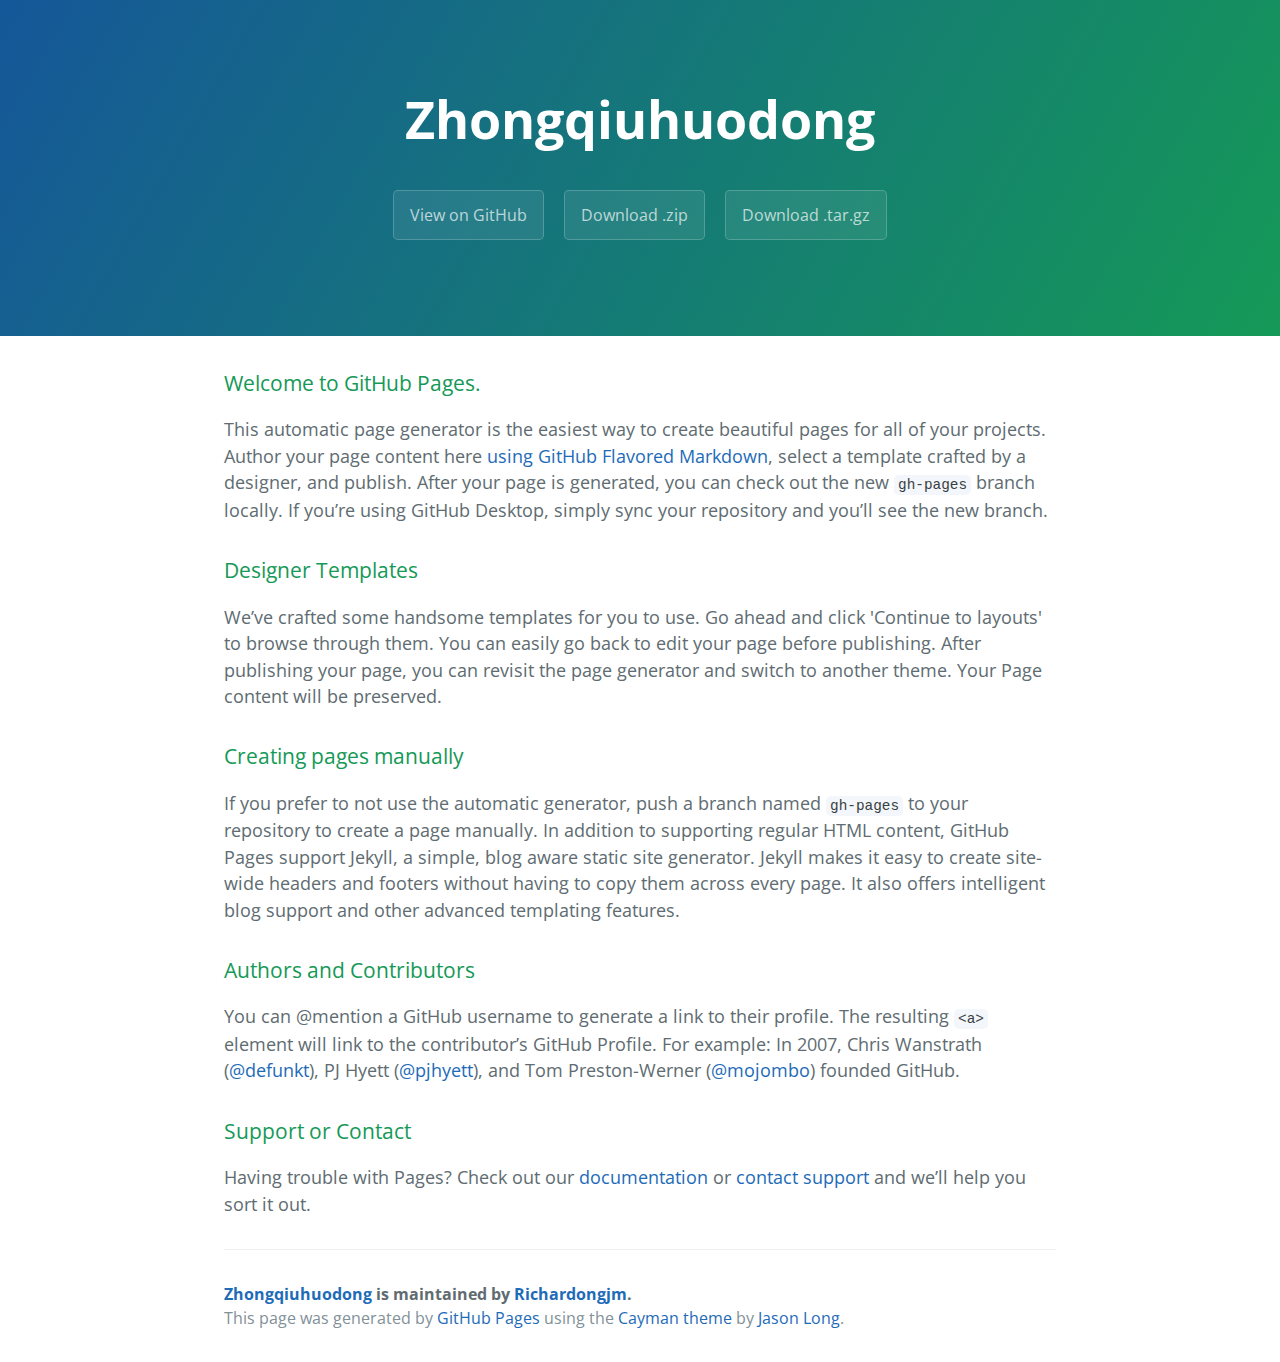
<file: index.html>
<!DOCTYPE html>
<html lang="en-us">
  <head>
    <meta charset="UTF-8">
    <title>Zhongqiuhuodong by Richardongjm</title>
    <meta name="viewport" content="width=device-width, initial-scale=1">
    <link rel="stylesheet" type="text/css" href="stylesheets/normalize.css" media="screen">
    <link href='https://fonts.googleapis.com/css?family=Open+Sans:400,700' rel='stylesheet' type='text/css'>
    <link rel="stylesheet" type="text/css" href="stylesheets/stylesheet.css" media="screen">
    <link rel="stylesheet" type="text/css" href="stylesheets/github-light.css" media="screen">
  </head>
  <body>
    <section class="page-header">
      <h1 class="project-name">Zhongqiuhuodong</h1>
      <h2 class="project-tagline"></h2>
      <a href="https://github.com/Richardongjm/zhongqiuhuodong" class="btn">View on GitHub</a>
      <a href="https://github.com/Richardongjm/zhongqiuhuodong/zipball/master" class="btn">Download .zip</a>
      <a href="https://github.com/Richardongjm/zhongqiuhuodong/tarball/master" class="btn">Download .tar.gz</a>
    </section>

    <section class="main-content">
      <h3>
<a id="welcome-to-github-pages" class="anchor" href="#welcome-to-github-pages" aria-hidden="true"><span aria-hidden="true" class="octicon octicon-link"></span></a>Welcome to GitHub Pages.</h3>

<p>This automatic page generator is the easiest way to create beautiful pages for all of your projects. Author your page content here <a href="https://guides.github.com/features/mastering-markdown/">using GitHub Flavored Markdown</a>, select a template crafted by a designer, and publish. After your page is generated, you can check out the new <code>gh-pages</code> branch locally. If you’re using GitHub Desktop, simply sync your repository and you’ll see the new branch.</p>

<h3>
<a id="designer-templates" class="anchor" href="#designer-templates" aria-hidden="true"><span aria-hidden="true" class="octicon octicon-link"></span></a>Designer Templates</h3>

<p>We’ve crafted some handsome templates for you to use. Go ahead and click 'Continue to layouts' to browse through them. You can easily go back to edit your page before publishing. After publishing your page, you can revisit the page generator and switch to another theme. Your Page content will be preserved.</p>

<h3>
<a id="creating-pages-manually" class="anchor" href="#creating-pages-manually" aria-hidden="true"><span aria-hidden="true" class="octicon octicon-link"></span></a>Creating pages manually</h3>

<p>If you prefer to not use the automatic generator, push a branch named <code>gh-pages</code> to your repository to create a page manually. In addition to supporting regular HTML content, GitHub Pages support Jekyll, a simple, blog aware static site generator. Jekyll makes it easy to create site-wide headers and footers without having to copy them across every page. It also offers intelligent blog support and other advanced templating features.</p>

<h3>
<a id="authors-and-contributors" class="anchor" href="#authors-and-contributors" aria-hidden="true"><span aria-hidden="true" class="octicon octicon-link"></span></a>Authors and Contributors</h3>

<p>You can @mention a GitHub username to generate a link to their profile. The resulting <code>&lt;a&gt;</code> element will link to the contributor’s GitHub Profile. For example: In 2007, Chris Wanstrath (<a href="https://github.com/defunkt" class="user-mention">@defunkt</a>), PJ Hyett (<a href="https://github.com/pjhyett" class="user-mention">@pjhyett</a>), and Tom Preston-Werner (<a href="https://github.com/mojombo" class="user-mention">@mojombo</a>) founded GitHub.</p>

<h3>
<a id="support-or-contact" class="anchor" href="#support-or-contact" aria-hidden="true"><span aria-hidden="true" class="octicon octicon-link"></span></a>Support or Contact</h3>

<p>Having trouble with Pages? Check out our <a href="https://help.github.com/pages">documentation</a> or <a href="https://github.com/contact">contact support</a> and we’ll help you sort it out.</p>

      <footer class="site-footer">
        <span class="site-footer-owner"><a href="https://github.com/Richardongjm/zhongqiuhuodong">Zhongqiuhuodong</a> is maintained by <a href="https://github.com/Richardongjm">Richardongjm</a>.</span>

        <span class="site-footer-credits">This page was generated by <a href="https://pages.github.com">GitHub Pages</a> using the <a href="https://github.com/jasonlong/cayman-theme">Cayman theme</a> by <a href="https://twitter.com/jasonlong">Jason Long</a>.</span>
      </footer>

    </section>

  
  </body>
</html>
</file>
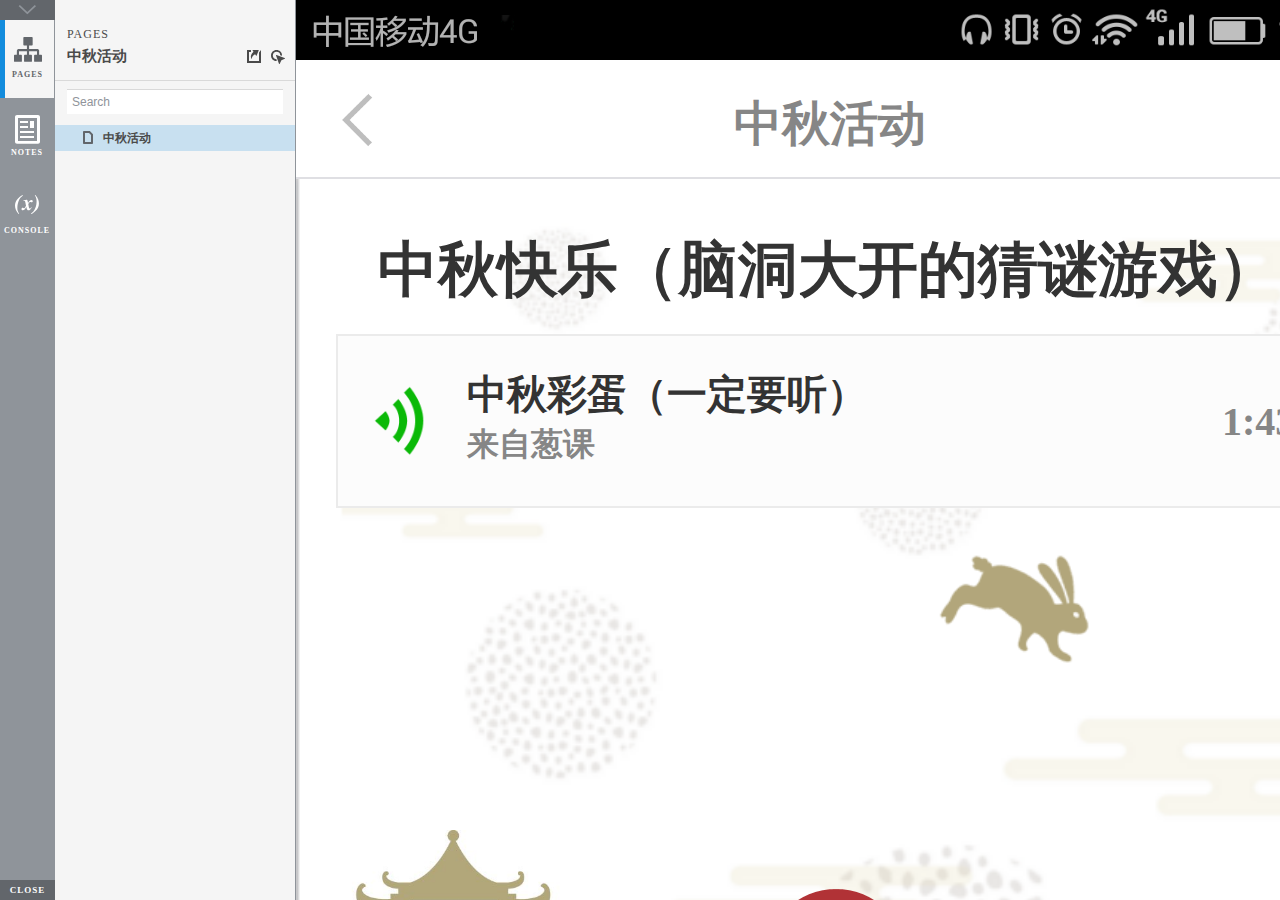
<file: start.html>
﻿<!DOCTYPE html>
<html xmlns="http://www.w3.org/1999/xhtml" xml:lang="en" lang="en">
<head>
    <title>Untitled Document</title>
    <meta http-equiv="X-UA-Compatible" content="IE=edge"/>
    <meta http-equiv="content-type" content="text/html; charset=utf-8" />
    <meta name="viewport" content="width=device-width, initial-scale=1.0" />
    <meta name="apple-mobile-web-app-capable" content="yes" />
    <link type="text/css" href="resources/css/reset.css" rel="Stylesheet" />
    <link type="text/css" href="resources/css/default.css" rel="Stylesheet" />
    <!--<link href='https://fonts.googleapis.com/css?family=Nunito:300' rel='stylesheet' type='text/css'>-->

    <script type="text/javascript">
        if (location.href.toString().indexOf('file://localhost/') == 0) {
            location.href = location.href.toString().replace('file://localhost/', 'file:///');
        }
    </script>

    <script type="text/javascript" src="resources/scripts/jquery-1.7.1.min.js"></script>
    <script type="text/javascript" src="resources/scripts/player/splitter.js"></script>
    <script type="text/javascript" src="resources/scripts/axutils.js"></script>
    <script type="text/javascript" src="resources/scripts/player/axplayer.js"></script>
    <script type="text/javascript" src="resources/scripts/messagecenter.js"></script>
    <script type="text/javascript" src="data/document.js"></script>
    <style type="text/css">

#outerContainer {
	width:1000px;
	height:1500px;
}

.vsplitbar {
    width: 3px;
    /*background: #B9B9B9;*/
    border-right: 1px solid #8f949a;
}

.vsplitbar:hover, .vsplitbar.active {
    background: #8f949a;
}

#rightPanel {
    background-color: White;
}

/*#leftPanel {
    min-width: 120px;
}*/

.splitterMask {
   position:absolute;
   top: 0;
   left: 0;
   width: 100%;
   height: 100%;
   overflow: hidden;
   background-image: url(resources/images/transparent.gif);
   z-index: 20000;
}

    </style>
    <script type="text/javascript" language="JavaScript"><!--
        var SITEMAP_COLLAPSE_VAR_NAME = 'c';
        var PLUGIN_VAR_NAME = 'g';
        var FOOTNOTES_VAR_NAME = 'fn';
        var ADAPTIVE_VIEW_VAR_NAME = 'view';
        var lastLeftPanelWidth = 295;
        var toolBarOnly = true;

        // isolate scope
        (function() {
            setUpController();
            
            var configuration = $axure.document.configuration;
            var _settings = {};
            _settings.projectId = configuration.prototypeId;
            _settings.isAxshare = configuration.isAxshare;
            _settings.loadFeedbackPlugin = configuration.loadFeedbackPlugin;
            var cHash = getHashStringVar(SITEMAP_COLLAPSE_VAR_NAME);
            _settings.startCollapsed = cHash == "1";
            if(cHash == "2") closePlayer();
            var gHash = getHashStringVar(PLUGIN_VAR_NAME);
            if(gHash == "") gHash = 1;
            _settings.startPluginGid = gHash;

            $axure.player.settings = _settings;

            $(window).bind('load', function() {
                if(CHROME_5_LOCAL && !$('body').attr('pluginDetected')) {
                    window.location = 'resources/chrome/chrome.html';
                }
            });

            $(document).ready(function() {
                $axure.page.bind('load.start', mainFrame_onload);
                $axure.messageCenter.addMessageListener(messageCenter_message);

                $(document).on('pluginShown', function (event, data) {
                    setVarInCurrentUrlHash('g', data ? data : '');
                });

                $(document).on('pluginCreated', function(event, data) {
                    if($axure.player.settings.startPluginGid == data) {
                        $axure.player.showPlugin(data);
                    }
                });

                if($axure.player.settings.loadFeedbackPlugin) {
                    if($axure.player.settings.isAxshare) {
                        $axure.utils.loadJS('/Scripts/plugins/feedback/feedback8.js');
                    } else {
                        $axure.utils.loadJS('http://share.axure.com/Scripts/plugins/feedback/feedback8.js');
                    }
                }

                if(navigator.userAgent.indexOf("MSIE") >= 0) $('#outerContainer').width('100%');
                initialize();
                if($axure.player.settings.startCollapsed) $('#outerContainer').splitter({ sizeLeft: 0 });
                else $('#outerContainer').splitter({ sizeLeft: lastLeftPanelWidth });
                $('#leftPanel').width(lastLeftPanelWidth);
                
                $(window).resize(function() { resizeContent(); });

                $('#maximizePanelContainer').hide();

                initializeLogo();

                $(window).resize();
                resizeContent();
                
                $axure.player.collapseToBar();

                if($axure.player.settings.startCollapsed) {
                    collapse();
                    $('#leftPanel').width(0);
                }

                if(MOBILE_DEVICE) {
                    $('#interfaceControlFrameMinimizeContainer').height('45px');
                    $('#interfaceControlFrameMinimizeContainer a').height('45px');
                    $('#interfaceControlFrameHeaderContainer').css('margin-top','45px');
                    $('#interfaceControlFrameCloseContainer a').css('padding','10px 0px');
                    $('#maximizePanelContainer').height('45px');//.css('top','inherit').css('bottom','0px');

                    $('body').removeClass('hashover');

                    if(IOS) {
                        $('#rightPanel').css('overflow', 'auto').css('-webkit-overflow-scrolling', 'touch').css('-ms-overflow-x', 'hidden');

                        window.addEventListener("orientationchange", function() {
                            var viewport = document.querySelector("meta[name=viewport]");
                            //so iOS doesn't zoom when switching back to portrait
                            viewport.setAttribute('content', 'width=device-width, initial-scale=1.0, maximum-scale=1.0');
                            viewport.setAttribute('content', 'width=device-width, initial-scale=1.0');
                            resizeContent();
                        }, false);

                        $axure.page.bind('load.start', function() {
                            resizeContent();
                        });
                    }
                }

            });

            function initialize() {
                var legacyQString = getQueryString("Page");
                if (legacyQString.length > 0) {
                    location.href = location.href.substring(0, location.href.indexOf("?")) + "#p=" + legacyQString;
                    return;
                }

                var mainFrame = document.getElementById("mainFrame");
                mainFrame.contentWindow.location.href = getInitialUrl();
            }

            function initializeLogo() {
                if($axure.document.configuration.logoImagePath) {
                    var image = new Image();
                    image.onload = function() {
                        $('#logoImage').css('max-width', this.width + 'px');
                        $axure.player.resizeContent();
                    };
                    image.src = $axure.document.configuration.logoImagePath;
                
                    $('#interfaceControlFrameLogoImageContainer').html('<img id="logoImage" src="" />');
                    $('#logoImage').attr('src', $axure.document.configuration.logoImagePath).load(function() { resizeContent(); });
                } else $('#interfaceControlFrameLogoImageContainer').hide();

                if ($axure.document.configuration.logoImageCaption) {
                    $('#interfaceControlFrameLogoCaptionContainer').html($axure.document.configuration.logoImageCaption);
                } else $('#interfaceControlFrameLogoCaptionContainer').hide();

                if(!$('#interfaceControlFrameLogoImageContainer').is(':visible') && !$('#interfaceControlFrameLogoCaptionContainer').is(':visible')) {
                    $('#interfaceControlFrameLogoContainer').hide();
                }
            }

            var resizeContent = $axure.player.resizeContent = function() {
                var newHeight = $(window).height();
                var newWidth = $(window).width();

                var controlContainerHeight = newHeight;// - 30;
                if($('#interfaceControlFrameLogoContainer').is(':visible')) controlContainerHeight -= $('#interfaceControlFrameLogoContainer').outerHeight();// + 16;

                $('#outerContainer').height(newHeight).width(newWidth);
                $('.vsplitbar').height(newHeight);
                $('#leftPanel').height(newHeight);
                $('#interfaceControlFrame').height(newHeight);
                $('#interfaceControlFrameContainer').height(newHeight);
                $('#interfaceControlFrameHostContainer').height(controlContainerHeight);

                $('#rightPanel').height(newHeight);
                $('#mainFrame').height(newHeight);

                if($('#leftPanel').is(':visible')) $('#rightPanel').width($(window).width() - $('#leftPanel').width() - 1);// $('.vsplitbar').width());
                else $('#rightPanel').width($(window).width());

                $(document).trigger('ContainerHeightChange',[controlContainerHeight]);

                if(MOBILE_DEVICE) {
                    if(!(getHashStringVar(ADAPTIVE_VIEW_VAR_NAME).length > 0)) $axure.messageCenter.postMessage('setAdaptiveViewForSize', {'width':newWidth, 'height':$('#rightPanel').height()});
                }
            }

            var collapseToBar = $axure.player.collapseToBar = function() {
                lastLeftPanelWidth = $('#leftPanel').width();
                $('#leftPanel').width('55px');
                $('.vsplitbar').hide();
                $('#rightPanel').width($(window).width() - $('#leftPanel').width());
                $(window).resize();
                $('#outerContainer').trigger('resize');
                toolBarOnly = true;
            }

            var expandFromBar = $axure.player.expandFromBar = function() {
                if($('.vsplitbar').is(':visible')) return;

                $('#leftPanel').width(lastLeftPanelWidth);
                $('.vsplitbar').show();
                $('#rightPanel').width($(window).width() - $('#leftPanel').width() - 1);// $('.vsplitbar').width());
                $(window).resize();
                $('#outerContainer').trigger('resize');
                toolBarOnly = false;
            }

        })();

        function messageCenter_message(message, data) {
            if(message == 'expandFrame') expand();
            else if(message == 'getCollapseFrameOnLoad' && $axure.player.settings.startCollapsed && !MOBILE_DEVICE) $axure.messageCenter.postMessage('collapseFrameOnLoad');
        }

        
        function getInitialUrl() {
            var pageName = getHashStringVar("p");
            if(pageName.length > 0) return pageName + ".html";
            else {
                var url = getFirstPageUrl($axure.document.sitemap.rootNodes);
                return (url ? url : "about:blank");
            }
        }

        function getFirstPageUrl(nodes) {
            for (var i = 0; i < nodes.length; i++) {
                var node = nodes[i];
                if (node.url) return node.url;
                else {
                    var hasChildren = (node.children && node.children.length > 0);
                    if (hasChildren) {
                        var url = getFirstPageUrl(node.children);
                        if (url) return url;
                    }
                }
            }
            return null;
        }

        function closePlayer() {
            if($axure.page.location) window.location.href = $axure.page.location;
            else {
                var pageFile = getInitialUrl();
                var currentLocation = window.location.toString();
                window.location.href = currentLocation.substr(0, currentLocation.lastIndexOf("/") + 1) + pageFile;
            }
        }

        function replaceHash(newHash) {
            var currentLocWithoutHash = window.location.toString().split('#')[0];

            //We use replace so that every hash change doesn't get appended to the history stack.
            //We use replaceState in browsers that support it, else replace the location
            if(typeof window.history.replaceState != 'undefined') {
                try {
                    //Chrome 45 (Version 45.0.2454.85 m) started throwing an error here when generated locally (this only happens with sitemap open) which broke all interactions.
                    //try catch breaks the url adjusting nicely when the sitemap is open, but all interactions and forward and back buttons work.
                    //Uncaught SecurityError: Failed to execute 'replaceState' on 'History': A history state object with URL 'file:///C:/Users/Ian/Documents/Axure/HTML/Untitled/start.html#p=home' cannot be created in a document with origin 'null'.
                    window.history.replaceState(null, null, currentLocWithoutHash + newHash);
                } catch(ex) {}
            } else {
                window.location.replace(currentLocWithoutHash + newHash);
            }
        }

        function collapse() {
            setVarInCurrentUrlHash('c', 1);
            if(!toolBarOnly) lastLeftPanelWidth = $('#leftPanel').width();

            $('#maximizePanelContainer').show();
            $('#leftPanel').hide();
            $('.vsplitbar').hide();
            $('#rightPanel').width($(window).width());
            $(window).resize();
            $('#outerContainer').trigger('resize');

            $(document).trigger('sidebarCollapse');

            if(MOBILE_DEVICE) {
                $('#maximizePanelContainer').animate({
                    top:$('#rightPanel').height() - $('#maximizePanelContainer').height()
                }, 300, 'swing', function() {
                    $('#maximizePanelContainer').css('top', 'inherit').css('bottom', '0px');
                });
            }
        }

        function expand() {
            if(MOBILE_DEVICE) {
                $('#maximizePanelContainer').css('top', '0px').css('bottom', 'inherit');
            }

            deleteVarFromCurrentUrlHash('c');
            $('#maximizePanelContainer').hide();
            $('#leftPanel').width(lastLeftPanelWidth);
            $('#leftPanel').show();
            if(!toolBarOnly) {
                $('.vsplitbar').show();
                $('#rightPanel').width($(window).width() - $('#leftPanel').width() - 1);
            } else {
                $axure.player.collapseToBar();
            }
            $(window).resize();
            $('#outerContainer').trigger('resize');

            $(document).trigger('sidebarExpanded');
        }


        function mainFrame_onload() {
            if($axure.page.pageName) document.title = $axure.page.pageName;
        }

        function getQueryString(query) {
            var qstring = self.location.href.split("?");
            if(qstring.length < 2) return "";
            return GetParameter(qstring, query);
        }
        
        function GetParameter(qstring, query) {
            var prms = qstring[1].split("&");
            var frmelements = new Array();
            var currprmeter, querystr = "";

            for(var i = 0; i < prms.length; i++) {
                currprmeter = prms[i].split("=");
                frmelements[i] = new Array();
                frmelements[i][0] = currprmeter[0];
                frmelements[i][1] = currprmeter[1];
            }

            for(j = 0; j < frmelements.length; j++) {
                if(frmelements[j][0].toLowerCase() == query.toLowerCase()) {
                    querystr = frmelements[j][1];
                    break;
                }
            }
            return querystr;
        }
        
        function getHashStringVar(query) {
            var qstring = self.location.href.split("#");
            if(qstring.length < 2) return "";
            return GetParameter(qstring, query);
        }

        function setHashStringVar(currentHash, varName, varVal) {
            var varWithEqual = varName + '=';
            var poundVarWithEqual = varVal === '' ? '' :  '#' + varName + '=' + varVal;
            var ampVarWithEqual = varVal === '' ? '' :  '&' + varName + '=' + varVal;
            var hashToSet = '';

            var pageIndex = currentHash.indexOf('#' + varWithEqual);
            if(pageIndex == -1) pageIndex = currentHash.indexOf('&' + varWithEqual);
            if(pageIndex != -1) {
                var newHash = currentHash.substring(0, pageIndex);

                newHash = newHash == '' ? poundVarWithEqual : newHash + ampVarWithEqual;

                var ampIndex = currentHash.indexOf('&', pageIndex + 1);
                if(ampIndex != -1) {
                    newHash = newHash == '' ? '#' + currentHash.substring(ampIndex + 1) : newHash + currentHash.substring(ampIndex);
                }
                hashToSet = newHash;
            } else if(currentHash.indexOf('#') != -1) {
                hashToSet = currentHash + ampVarWithEqual;
            } else {
                hashToSet = poundVarWithEqual;
            }

            if(hashToSet != '' || varVal == '') {
                return hashToSet;
            }

            return null;
        }

        function setVarInCurrentUrlHash(varName, varVal) {
            var newHash = setHashStringVar(window.location.hash, varName, varVal);

            if(newHash != null) {
                replaceHash(newHash);
            }
        }

        function deleteHashStringVar(currentHash, varName) {
            var varWithEqual = varName + '=';

            var pageIndex = currentHash.indexOf('#' + varWithEqual);
            if(pageIndex == -1) pageIndex = currentHash.indexOf('&' + varWithEqual);
            if(pageIndex != -1) {
                var newHash = currentHash.substring(0, pageIndex);

                var ampIndex = currentHash.indexOf('&', pageIndex + 1);

                //IF begin of string....if none blank, ELSE # instead of & and rest
                //IF in string....prefix + if none blank, ELSE &-rest
                if(newHash == '') { //beginning of string
                    newHash = ampIndex != -1 ? '#' + currentHash.substring(ampIndex + 1) : '';
                } else { //somewhere in the middle
                    newHash = newHash + (ampIndex != -1 ? currentHash.substring(ampIndex) : '');
                }

                return newHash;
            }

            return null;
        }

        function deleteVarFromCurrentUrlHash(varName) {
            var newHash = deleteHashStringVar(window.location.hash, varName);

            if(newHash != null) {
                replaceHash(newHash);
            }
        }
    --></script>

    <link type="text/css" rel="Stylesheet" href="plugins/sitemap/styles/sitemap.css" />
    <script type="text/javascript" src="plugins/sitemap/sitemap.js"></script>
    <link type="text/css" rel="Stylesheet" href="plugins/page_notes/styles/page_notes.css" />
    <script type="text/javascript" src="plugins/page_notes/page_notes.js"></script>
    <!--<link type="text/css" rel="Stylesheet" href="plugins/recordplay/styles/recordplay.css" />
    <script type="text/javascript" src="plugins/recordplay/recordplay.js"></script>-->
    <link type="text/css" rel="Stylesheet" href="plugins/debug/styles/debug.css" />
    <script type="text/javascript" src="plugins/debug/debug.js"></script>

</head>
<body scroll="no" class="hashover">
    <div id="outerContainer">

        <div id="leftPanel">
            <div id="interfaceControlFrame">
                <div id="interfaceControlFrameMinimizeContainer">
                    <a title="Collapse" id="interfaceControlFrameMinimizeButton" onclick="collapse();">&nbsp;</a>
                </div>
                <div id="interfaceControlFrameHeaderContainer">
                    <ul id="interfaceControlFrameHeader"></ul>
                </div>
                <div id="interfaceControlFrameContainer">
                    <div id="interfaceControlFrameLogoContainer">
                        <div id="interfaceControlFrameLogoImageContainer"></div>
                        <div id="interfaceControlFrameLogoCaptionContainer"></div>
                    </div>
                    <div id="interfaceControlFrameHostContainer">
                    </div>
                </div>
                <div id="interfaceControlFrameCloseContainer">
                    <a title="Close" id="interfaceControlFrameCloseButton" onclick="closePlayer();">CLOSE</a>
                </div>
            </div>
        </div>
        <div id="rightPanel">
            <iframe id="mainFrame" name="mainFrame" width="100%" height="100%" src="" frameborder="0" style="display: block;"></iframe>
        </div>

    </div>

    <div id="maximizePanelContainer">
        <iframe id="expandFrame" src="resources/expand.html" width="100%" height="100%" scrolling="no" allowtransparency="true" frameborder="0"></iframe>
    </div>

</body>
</html>
</file>
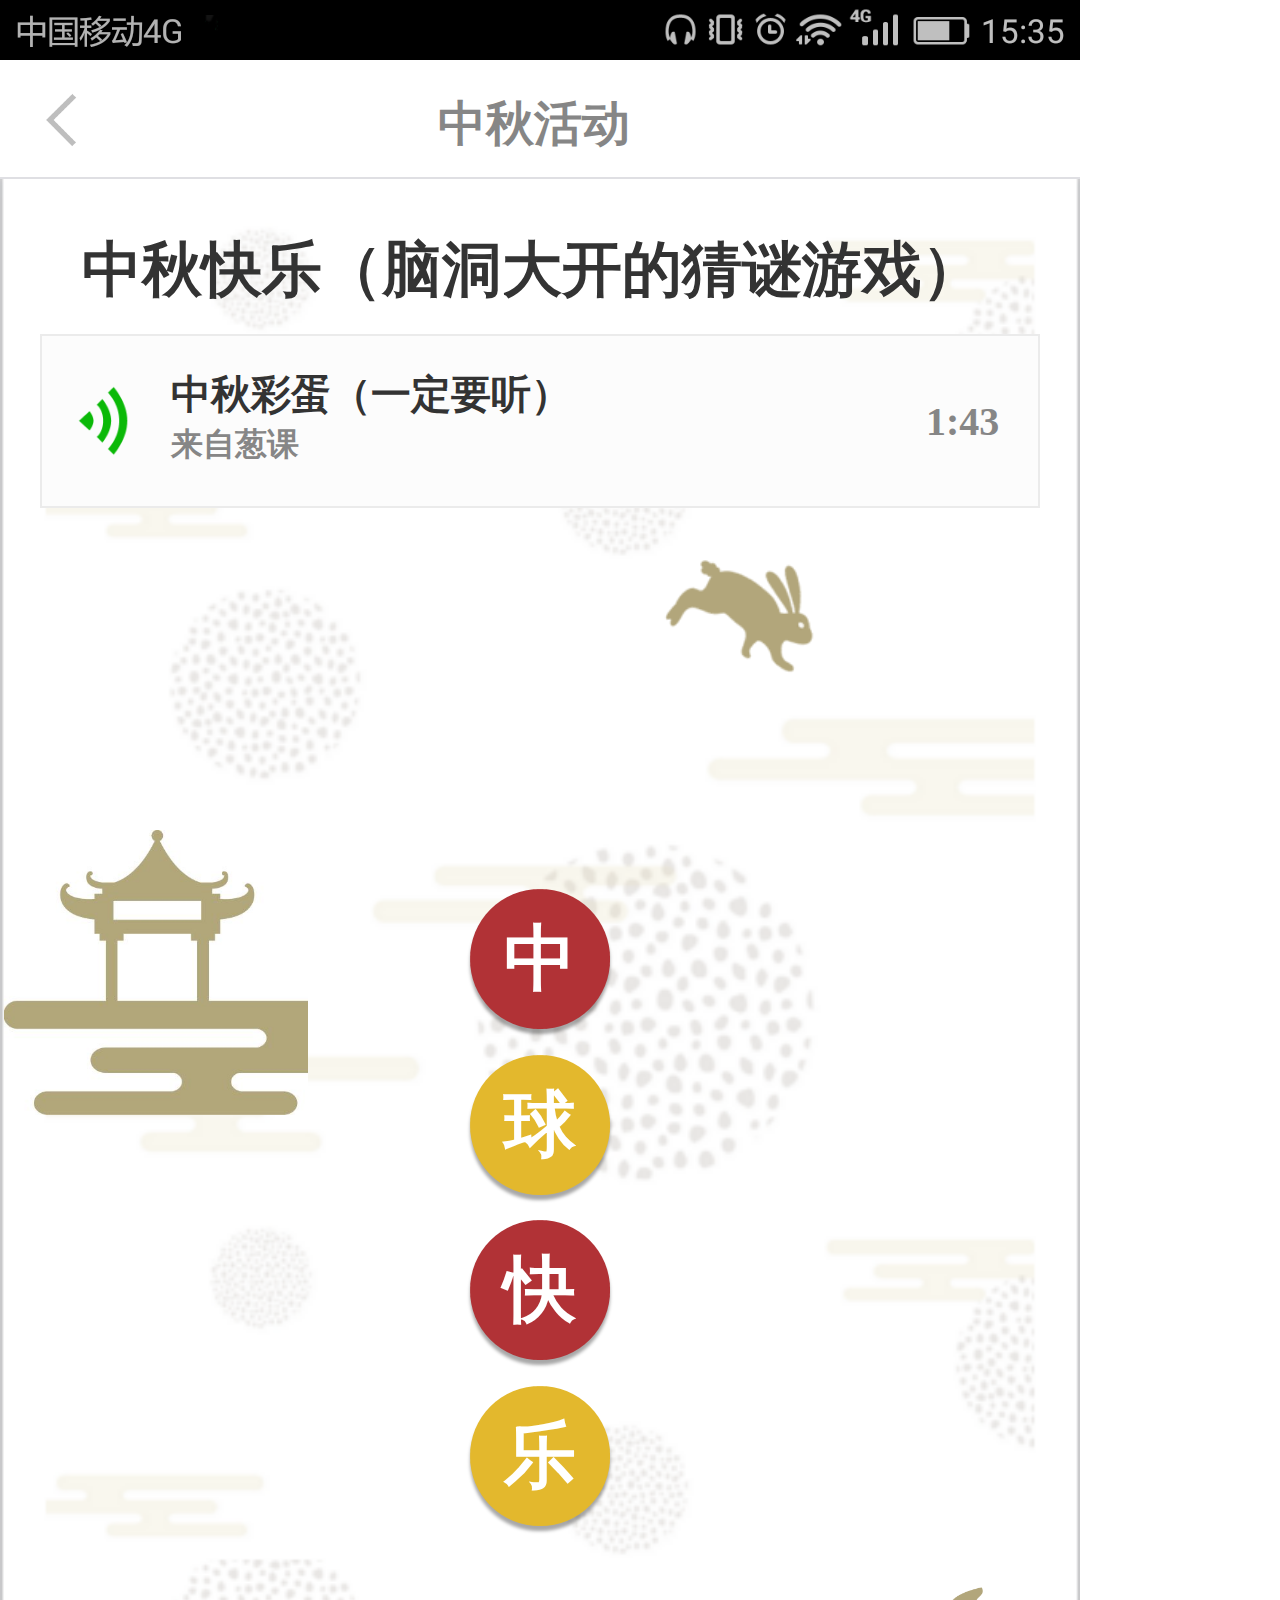
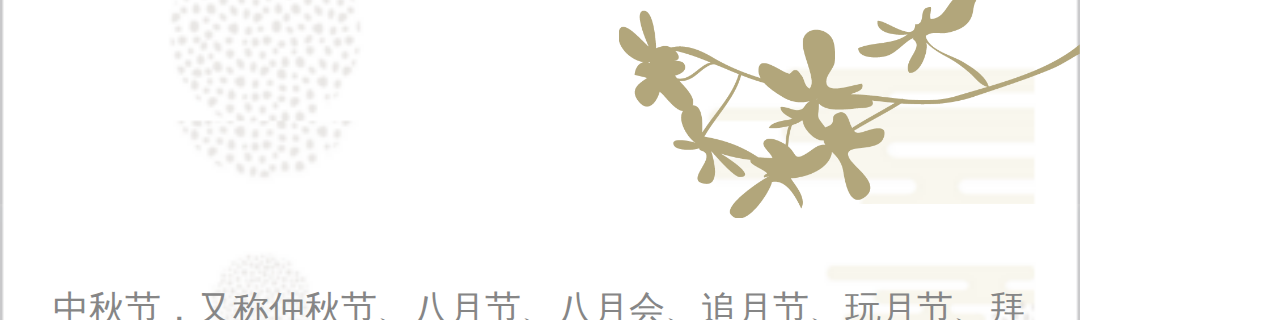
<file: 中秋活动.html>
﻿<!DOCTYPE html>
<html>
  <head>
    <title>中秋活动</title>
    <meta http-equiv="X-UA-Compatible" content="IE=edge"/>
    <meta http-equiv="content-type" content="text/html; charset=utf-8"/>
    <meta name="apple-mobile-web-app-capable" content="yes"/>
    <link href="resources/css/jquery-ui-themes.css" type="text/css" rel="stylesheet"/>
    <link href="resources/css/axure_rp_page.css" type="text/css" rel="stylesheet"/>
    <link href="data/styles.css" type="text/css" rel="stylesheet"/>
    <link href="files/中秋活动/styles.css" type="text/css" rel="stylesheet"/>
    <script src="resources/scripts/jquery-1.7.1.min.js"></script>
    <script src="resources/scripts/jquery-ui-1.8.10.custom.min.js"></script>
    <script src="resources/scripts/axure/axQuery.js"></script>
    <script src="resources/scripts/axure/globals.js"></script>
    <script src="resources/scripts/axutils.js"></script>
    <script src="resources/scripts/axure/annotation.js"></script>
    <script src="resources/scripts/axure/axQuery.std.js"></script>
    <script src="resources/scripts/axure/doc.js"></script>
    <script src="data/document.js"></script>
    <script src="resources/scripts/messagecenter.js"></script>
    <script src="resources/scripts/axure/events.js"></script>
    <script src="resources/scripts/axure/recording.js"></script>
    <script src="resources/scripts/axure/action.js"></script>
    <script src="resources/scripts/axure/expr.js"></script>
    <script src="resources/scripts/axure/geometry.js"></script>
    <script src="resources/scripts/axure/flyout.js"></script>
    <script src="resources/scripts/axure/ie.js"></script>
    <script src="resources/scripts/axure/model.js"></script>
    <script src="resources/scripts/axure/repeater.js"></script>
    <script src="resources/scripts/axure/sto.js"></script>
    <script src="resources/scripts/axure/utils.temp.js"></script>
    <script src="resources/scripts/axure/variables.js"></script>
    <script src="resources/scripts/axure/drag.js"></script>
    <script src="resources/scripts/axure/move.js"></script>
    <script src="resources/scripts/axure/visibility.js"></script>
    <script src="resources/scripts/axure/style.js"></script>
    <script src="resources/scripts/axure/adaptive.js"></script>
    <script src="resources/scripts/axure/tree.js"></script>
    <script src="resources/scripts/axure/init.temp.js"></script>
    <script src="files/中秋活动/data.js"></script>
    <script src="resources/scripts/axure/legacy.js"></script>
    <script src="resources/scripts/axure/viewer.js"></script>
    <script src="resources/scripts/axure/math.js"></script>
    <script type="text/javascript">
      $axure.utils.getTransparentGifPath = function() { return 'resources/images/transparent.gif'; };
      $axure.utils.getOtherPath = function() { return 'resources/Other.html'; };
      $axure.utils.getReloadPath = function() { return 'resources/reload.html'; };
    </script>
  </head>
  <body>
    <div id="base" class="">

      <!-- Unnamed (图片) -->
      <div id="u0" class="ax_default _图片 selected">
        <img id="u0_img" class="img " src="images/中秋活动/u0.png"/>
        <!-- Unnamed () -->
        <div id="u1" class="text" style="display: none; visibility: hidden">
          <p><span></span></p>
        </div>
      </div>

      <!-- Unnamed (矩形) -->
      <div id="u2" class="ax_default box_3">
        <div id="u2_div" class=""></div>
        <!-- Unnamed () -->
        <div id="u3" class="text" style="display: none; visibility: hidden">
          <p><span></span></p>
        </div>
      </div>

      <!-- Unnamed (图片) -->
      <div id="u4" class="ax_default _图片">
        <img id="u4_img" class="img " src="images/中秋活动/u4.png"/>
        <!-- Unnamed () -->
        <div id="u5" class="text" style="display: none; visibility: hidden">
          <p><span></span></p>
        </div>
      </div>

      <!-- Unnamed (矩形) -->
      <div id="u6" class="ax_default _一级标题">
        <div id="u6_div" class=""></div>
        <!-- Unnamed () -->
        <div id="u7" class="text" style="visibility: visible;">
          <p><span>中秋活动</span></p>
        </div>
      </div>

      <!-- Unnamed (动态面板) -->
      <div id="u8" class="ax_default">
        <div id="u8_state0" class="panel_state" data-label="State1">
          <div id="u8_state0_content" class="panel_state_content">

            <!-- Unnamed (动态面板) -->
            <div id="u9" class="ax_default">
              <div id="u9_state0" class="panel_state" data-label="State1">
                <div id="u9_state0_content" class="panel_state_content">

                  <!-- Unnamed (图片) -->
                  <div id="u10" class="ax_default _图片">
                    <img id="u10_img" class="img " src="images/中秋活动/u10.png"/>
                    <!-- Unnamed () -->
                    <div id="u11" class="text" style="display: none; visibility: hidden">
                      <p><span></span></p>
                    </div>
                  </div>

                  <!-- Unnamed (图片) -->
                  <div id="u12" class="ax_default _图片">
                    <img id="u12_img" class="img " src="images/中秋活动/u12.png"/>
                    <!-- Unnamed () -->
                    <div id="u13" class="text" style="display: none; visibility: hidden">
                      <p><span></span></p>
                    </div>
                  </div>

                  <!-- Unnamed (图片) -->
                  <div id="u14" class="ax_default _图片">
                    <img id="u14_img" class="img " src="images/中秋活动/u14.png"/>
                    <!-- Unnamed () -->
                    <div id="u15" class="text" style="display: none; visibility: hidden">
                      <p><span></span></p>
                    </div>
                  </div>

                  <!-- Unnamed (图片) -->
                  <div id="u16" class="ax_default _图片">
                    <img id="u16_img" class="img " src="images/中秋活动/u14.png"/>
                    <!-- Unnamed () -->
                    <div id="u17" class="text" style="display: none; visibility: hidden">
                      <p><span></span></p>
                    </div>
                  </div>

                  <!-- Unnamed (图片) -->
                  <div id="u18" class="ax_default _图片">
                    <img id="u18_img" class="img " src="images/中秋活动/u14.png"/>
                    <!-- Unnamed () -->
                    <div id="u19" class="text" style="display: none; visibility: hidden">
                      <p><span></span></p>
                    </div>
                  </div>

                  <!-- Unnamed (图片) -->
                  <div id="u20" class="ax_default _图片">
                    <img id="u20_img" class="img " src="images/中秋活动/u14.png"/>
                    <!-- Unnamed () -->
                    <div id="u21" class="text" style="display: none; visibility: hidden">
                      <p><span></span></p>
                    </div>
                  </div>

                  <!-- Unnamed (图片) -->
                  <div id="u22" class="ax_default _图片">
                    <img id="u22_img" class="img " src="images/中秋活动/u14.png"/>
                    <!-- Unnamed () -->
                    <div id="u23" class="text" style="display: none; visibility: hidden">
                      <p><span></span></p>
                    </div>
                  </div>

                  <!-- Unnamed (图片) -->
                  <div id="u24" class="ax_default _图片">
                    <img id="u24_img" class="img " src="images/中秋活动/u14.png"/>
                    <!-- Unnamed () -->
                    <div id="u25" class="text" style="display: none; visibility: hidden">
                      <p><span></span></p>
                    </div>
                  </div>

                  <!-- Unnamed (图片) -->
                  <div id="u26" class="ax_default _图片">
                    <img id="u26_img" class="img " src="images/中秋活动/u26.gif"/>
                    <!-- Unnamed () -->
                    <div id="u27" class="text" style="display: none; visibility: hidden">
                      <p><span></span></p>
                    </div>
                  </div>

                  <!-- Unnamed (矩形) -->
                  <div id="u28" class="ax_default _一级标题">
                    <div id="u28_div" class=""></div>
                    <!-- Unnamed () -->
                    <div id="u29" class="text" style="visibility: visible;">
                      <p><span>中秋快乐（脑洞大开的猜谜游戏）</span></p>
                    </div>
                  </div>

                  <!-- Unnamed (矩形) -->
                  <div id="u30" class="ax_default box_3">
                    <div id="u30_div" class=""></div>
                    <!-- Unnamed () -->
                    <div id="u31" class="text" style="display: none; visibility: hidden">
                      <p><span></span></p>
                    </div>
                  </div>

                  <!-- Unnamed (图片) -->
                  <div id="u32" class="ax_default _图片">
                    <img id="u32_img" class="img " src="images/中秋活动/u32.png"/>
                    <!-- Unnamed () -->
                    <div id="u33" class="text" style="display: none; visibility: hidden">
                      <p><span></span></p>
                    </div>
                  </div>

                  <!-- Unnamed (矩形) -->
                  <div id="u34" class="ax_default _一级标题">
                    <div id="u34_div" class=""></div>
                    <!-- Unnamed () -->
                    <div id="u35" class="text" style="visibility: visible;">
                      <p><span>中秋彩蛋（一定要听）</span></p>
                    </div>
                  </div>

                  <!-- Unnamed (矩形) -->
                  <div id="u36" class="ax_default _一级标题">
                    <div id="u36_div" class=""></div>
                    <!-- Unnamed () -->
                    <div id="u37" class="text" style="visibility: visible;">
                      <p><span>来自葱课</span></p>
                    </div>
                  </div>

                  <!-- Unnamed (图片) -->
                  <div id="u38" class="ax_default _图片">
                    <img id="u38_img" class="img " src="images/中秋活动/u38.png"/>
                    <!-- Unnamed () -->
                    <div id="u39" class="text" style="display: none; visibility: hidden">
                      <p><span></span></p>
                    </div>
                  </div>

                  <!-- Unnamed (组合) -->
                  <div id="u40" class="ax_default">

                    <!-- Unnamed (椭圆形) -->
                    <div id="u41" class="ax_default ellipse">
                      <img id="u41_img" class="img " src="images/中秋活动/u41.png"/>
                      <!-- Unnamed () -->
                      <div id="u42" class="text" style="visibility: visible;">
                        <p><span>中</span></p>
                      </div>
                    </div>

                    <!-- Unnamed (椭圆形) -->
                    <div id="u43" class="ax_default ellipse">
                      <img id="u43_img" class="img " src="images/中秋活动/u43.png"/>
                      <!-- Unnamed () -->
                      <div id="u44" class="text" style="visibility: visible;">
                        <p><span>球</span></p>
                      </div>
                    </div>

                    <!-- Unnamed (椭圆形) -->
                    <div id="u45" class="ax_default ellipse">
                      <img id="u45_img" class="img " src="images/中秋活动/u41.png"/>
                      <!-- Unnamed () -->
                      <div id="u46" class="text" style="visibility: visible;">
                        <p><span>快</span></p>
                      </div>
                    </div>

                    <!-- Unnamed (椭圆形) -->
                    <div id="u47" class="ax_default ellipse">
                      <img id="u47_img" class="img " src="images/中秋活动/u43.png"/>
                      <!-- Unnamed () -->
                      <div id="u48" class="text" style="visibility: visible;">
                        <p><span>乐</span></p>
                      </div>
                    </div>
                  </div>

                  <!-- Unnamed (图片) -->
                  <div id="u49" class="ax_default _图片">
                    <img id="u49_img" class="img " src="images/中秋活动/u49.png"/>
                    <!-- Unnamed () -->
                    <div id="u50" class="text" style="display: none; visibility: hidden">
                      <p><span></span></p>
                    </div>
                  </div>

                  <!-- Unnamed (文本段落) -->
                  <div id="u51" class="ax_default _文本段落">
                    <img id="u51_img" class="img " src="resources/images/transparent.gif"/>
                    <!-- Unnamed () -->
                    <div id="u52" class="text" style="visibility: visible;">
                      <p><span>中秋节，又称仲秋节、八月节、八月会、追月节、玩月节、拜月节、女儿节或团圆节，是流行于中国众多民族与汉字文化圈诸国的传统文化节日，时在农历八月十五；因其恰值三秋之半，故名，也有些地方将中秋节定在八月十六。</span></p>
                    </div>
                  </div>

                  <!-- Unnamed (矩形) -->
                  <div id="u53" class="ax_default _一级标题">
                    <div id="u53_div" class=""></div>
                    <!-- Unnamed () -->
                    <div id="u54" class="text" style="visibility: visible;">
                      <p><span>中秋节</span></p>
                    </div>
                  </div>

                  <!-- Unnamed (矩形) -->
                  <div id="u55" class="ax_default _一级标题">
                    <div id="u55_div" class=""></div>
                    <!-- Unnamed () -->
                    <div id="u56" class="text" style="visibility: visible;">
                      <p><span>嫦娥在奔月，你在奔什么？</span></p>
                    </div>
                  </div>

                  <!-- Unnamed (矩形) -->
                  <div id="u57" class="ax_default _一级标题">
                    <div id="u57_div" class=""></div>
                    <!-- Unnamed () -->
                    <div id="u58" class="text" style="visibility: visible;">
                      <p><span>奔一个伴侣，结束单身孤独寂寞；</span></p><p><span>奔一栋房子，兢兢业业终得落脚；</span></p><p><span>奔一份团圆，全家和睦身体安泰；</span></p>
                    </div>
                  </div>

                  <!-- Unnamed (图片) -->
                  <div id="u59" class="ax_default _图片">
                    <img id="u59_img" class="img " src="images/中秋活动/u59.jpg"/>
                    <!-- Unnamed () -->
                    <div id="u60" class="text" style="display: none; visibility: hidden">
                      <p><span></span></p>
                    </div>
                  </div>

                  <!-- Unnamed (矩形) -->
                  <div id="u61" class="ax_default _一级标题">
                    <div id="u61_div" class=""></div>
                    <!-- Unnamed () -->
                    <div id="u62" class="text" style="visibility: visible;">
                      <p><span>锵锵锵，</span></p><p><span>明天就是中秋节啦，</span></p><p><span>不管你在奔什么，</span></p><p><span>小编衷心地祝愿您：</span></p><p><span>奔啥来啥，要啥有啥！</span></p>
                    </div>
                  </div>

                  <!-- Unnamed (矩形) -->
                  <div id="u63" class="ax_default _一级标题">
                    <div id="u63_div" class=""></div>
                    <!-- Unnamed () -->
                    <div id="u64" class="text" style="visibility: visible;">
                      <p><span style="font-family:'方正兰亭黑简体 Regular', '方正兰亭黑简体';font-weight:400;color:#363636;">中秋佳节将至，</span></p><p><span style="font-family:'方正兰亭黑简体 Bold', '方正兰亭黑简体';font-weight:700;color:#FF4C00;">花好月圆人团圆，</span></p><p><span style="font-family:'方正兰亭黑简体 Bold', '方正兰亭黑简体';font-weight:700;color:#FF4C00;">阖家欢乐永平安！</span></p>
                    </div>
                  </div>

                  <!-- Unnamed (图片) -->
                  <div id="u65" class="ax_default _图片">
                    <img id="u65_img" class="img " src="images/中秋活动/u65.jpg"/>
                    <!-- Unnamed () -->
                    <div id="u66" class="text" style="display: none; visibility: hidden">
                      <p><span></span></p>
                    </div>
                  </div>

                  <!-- Unnamed (矩形) -->
                  <div id="u67" class="ax_default _一级标题">
                    <div id="u67_div" class=""></div>
                    <!-- Unnamed () -->
                    <div id="u68" class="text" style="visibility: visible;">
                      <p><span>什么？</span></p><p><span>有人提醒我今年中秋有台风，</span></p><p><span>圆月神马的看不了了？</span></p>
                    </div>
                  </div>

                  <!-- Unnamed (图片) -->
                  <div id="u69" class="ax_default _图片">
                    <img id="u69_img" class="img " src="images/中秋活动/u69.gif"/>
                    <!-- Unnamed () -->
                    <div id="u70" class="text" style="display: none; visibility: hidden">
                      <p><span></span></p>
                    </div>
                  </div>

                  <!-- Unnamed (矩形) -->
                  <div id="u71" class="ax_default _一级标题">
                    <div id="u71_div" class=""></div>
                    <!-- Unnamed () -->
                    <div id="u72" class="text" style="visibility: visible;">
                      <p><span>没关系，</span></p><p><span>即使秋雨绵绵，</span></p><p><span>我们心中亦有一轮明月！</span></p>
                    </div>
                  </div>

                  <!-- Unnamed (图片) -->
                  <div id="u73" class="ax_default _图片">
                    <img id="u73_img" class="img " src="images/中秋活动/u73.jpg"/>
                    <!-- Unnamed () -->
                    <div id="u74" class="text" style="display: none; visibility: hidden">
                      <p><span></span></p>
                    </div>
                  </div>

                  <!-- Unnamed (水平线) -->
                  <div id="u75" class="ax_default line">
                    <img id="u75_img" class="img " src="images/中秋活动/u75.png"/>
                    <!-- Unnamed () -->
                    <div id="u76" class="text" style="display: none; visibility: hidden">
                      <p><span></span></p>
                    </div>
                  </div>

                  <!-- Unnamed (矩形) -->
                  <div id="u77" class="ax_default _一级标题">
                    <div id="u77_div" class=""></div>
                    <!-- Unnamed () -->
                    <div id="u78" class="text" style="visibility: visible;">
                      <p><span>脑洞游戏：</span></p>
                    </div>
                  </div>

                  <!-- Unnamed (矩形) -->
                  <div id="u79" class="ax_default _一级标题">
                    <div id="u79_div" class=""></div>
                    <!-- Unnamed () -->
                    <div id="u80" class="text" style="visibility: visible;">
                      <p><span>葱课的口号是什么？</span></p><p><span>让知识的创造与传播更高效！</span></p><p><span><br></span></p><p><span>为了展现广大用户小伙伴的聪明才智，</span></p><p><span>我们决定借助中秋这一传统节日，</span></p><p><span>给大家一个灯谜平台切磋切磋：</span></p>
                    </div>
                  </div>

                  <!-- Unnamed (图片) -->
                  <div id="u81" class="ax_default _图片">
                    <img id="u81_img" class="img " src="images/中秋活动/u81.gif"/>
                    <!-- Unnamed () -->
                    <div id="u82" class="text" style="display: none; visibility: hidden">
                      <p><span></span></p>
                    </div>
                  </div>

                  <!-- Unnamed (矩形) -->
                  <div id="u83" class="ax_default _一级标题">
                    <div id="u83_div" class=""></div>
                    <!-- Unnamed () -->
                    <div id="u84" class="text" style="visibility: visible;">
                      <p><span>少侠请接招</span></p>
                    </div>
                  </div>

                  <!-- Unnamed (矩形) -->
                  <div id="u85" class="ax_default _一级标题">
                    <div id="u85_div" class=""></div>
                    <!-- Unnamed () -->
                    <div id="u86" class="text" style="visibility: visible;">
                      <p><span>1:43</span></p>
                    </div>
                  </div>

                  <!-- Unnamed (组合) -->
                  <div id="u87" class="ax_default">

                    <!-- Unnamed (三角形) -->
                    <div id="u88" class="ax_default box_3">
                      <img id="u88_img" class="img " src="images/中秋活动/u88.png"/>
                      <!-- Unnamed () -->
                      <div id="u89" class="text" style="display: none; visibility: hidden">
                        <p><span></span></p>
                      </div>
                    </div>

                    <!-- Unnamed (三角形) -->
                    <div id="u90" class="ax_default box_3">
                      <img id="u90_img" class="img " src="images/中秋活动/u88.png"/>
                      <!-- Unnamed () -->
                      <div id="u91" class="text" style="display: none; visibility: hidden">
                        <p><span></span></p>
                      </div>
                    </div>

                    <!-- Unnamed (三角形) -->
                    <div id="u92" class="ax_default box_3">
                      <img id="u92_img" class="img " src="images/中秋活动/u88.png"/>
                      <!-- Unnamed () -->
                      <div id="u93" class="text" style="display: none; visibility: hidden">
                        <p><span></span></p>
                      </div>
                    </div>

                    <!-- Unnamed (三角形) -->
                    <div id="u94" class="ax_default box_3">
                      <img id="u94_img" class="img " src="images/中秋活动/u88.png"/>
                      <!-- Unnamed () -->
                      <div id="u95" class="text" style="display: none; visibility: hidden">
                        <p><span></span></p>
                      </div>
                    </div>

                    <!-- Unnamed (三角形) -->
                    <div id="u96" class="ax_default box_3">
                      <img id="u96_img" class="img " src="images/中秋活动/u88.png"/>
                      <!-- Unnamed () -->
                      <div id="u97" class="text" style="display: none; visibility: hidden">
                        <p><span></span></p>
                      </div>
                    </div>
                  </div>

                  <!-- Unnamed (组合) -->
                  <div id="u98" class="ax_default">

                    <!-- Unnamed (图片) -->
                    <div id="u99" class="ax_default _图片">
                      <img id="u99_img" class="img " src="images/中秋活动/u99.png"/>
                      <!-- Unnamed () -->
                      <div id="u100" class="text" style="display: none; visibility: hidden">
                        <p><span></span></p>
                      </div>
                    </div>

                    <!-- Unnamed (矩形) -->
                    <div id="u101" class="ax_default _一级标题">
                      <div id="u101_div" class=""></div>
                      <!-- Unnamed () -->
                      <div id="u102" class="text" style="visibility: visible;">
                        <p><span>关卡一:</span></p>
                      </div>
                    </div>

                    <!-- Unnamed (矩形) -->
                    <div id="u103" class="ax_default _一级标题">
                      <div id="u103_div" class=""></div>
                      <!-- Unnamed () -->
                      <div id="u104" class="text" style="visibility: visible;">
                        <p><span>减肥绝招 （打一神话人物）</span></p>
                      </div>
                    </div>
                  </div>

                  <!-- Unnamed (图片) -->
                  <div id="u105" class="ax_default _图片">
                    <img id="u105_img" class="img " src="images/中秋活动/u99.png"/>
                    <!-- Unnamed () -->
                    <div id="u106" class="text" style="display: none; visibility: hidden">
                      <p><span></span></p>
                    </div>
                  </div>

                  <!-- Unnamed (矩形) -->
                  <div id="u107" class="ax_default _一级标题">
                    <div id="u107_div" class=""></div>
                    <!-- Unnamed () -->
                    <div id="u108" class="text" style="visibility: visible;">
                      <p><span>关卡二:</span></p>
                    </div>
                  </div>

                  <!-- Unnamed (矩形) -->
                  <div id="u109" class="ax_default _一级标题">
                    <div id="u109_div" class=""></div>
                    <!-- Unnamed () -->
                    <div id="u110" class="text" style="visibility: visible;">
                      <p><span>没心思（打一字）</span></p>
                    </div>
                  </div>

                  <!-- Unnamed (图片) -->
                  <div id="u111" class="ax_default _图片">
                    <img id="u111_img" class="img " src="images/中秋活动/u99.png"/>
                    <!-- Unnamed () -->
                    <div id="u112" class="text" style="display: none; visibility: hidden">
                      <p><span></span></p>
                    </div>
                  </div>

                  <!-- Unnamed (矩形) -->
                  <div id="u113" class="ax_default _一级标题">
                    <div id="u113_div" class=""></div>
                    <!-- Unnamed () -->
                    <div id="u114" class="text" style="visibility: visible;">
                      <p><span>关卡三:</span></p>
                    </div>
                  </div>

                  <!-- Unnamed (矩形) -->
                  <div id="u115" class="ax_default _一级标题">
                    <div id="u115_div" class=""></div>
                    <!-- Unnamed () -->
                    <div id="u116" class="text" style="visibility: visible;">
                      <p><span>人面不知何处去（两字口语）</span></p>
                    </div>
                  </div>

                  <!-- Unnamed (图片) -->
                  <div id="u117" class="ax_default _图片">
                    <img id="u117_img" class="img " src="images/中秋活动/u99.png"/>
                    <!-- Unnamed () -->
                    <div id="u118" class="text" style="display: none; visibility: hidden">
                      <p><span></span></p>
                    </div>
                  </div>

                  <!-- Unnamed (矩形) -->
                  <div id="u119" class="ax_default _一级标题">
                    <div id="u119_div" class=""></div>
                    <!-- Unnamed () -->
                    <div id="u120" class="text" style="visibility: visible;">
                      <p><span>关卡四:</span></p>
                    </div>
                  </div>

                  <!-- Unnamed (矩形) -->
                  <div id="u121" class="ax_default _一级标题">
                    <div id="u121_div" class=""></div>
                    <!-- Unnamed () -->
                    <div id="u122" class="text" style="visibility: visible;">
                      <p><span>御林军的职责(打二字常用语)</span></p>
                    </div>
                  </div>

                  <!-- Unnamed (图片) -->
                  <div id="u123" class="ax_default _图片">
                    <img id="u123_img" class="img " src="images/中秋活动/u99.png"/>
                    <!-- Unnamed () -->
                    <div id="u124" class="text" style="display: none; visibility: hidden">
                      <p><span></span></p>
                    </div>
                  </div>

                  <!-- Unnamed (矩形) -->
                  <div id="u125" class="ax_default _一级标题">
                    <div id="u125_div" class=""></div>
                    <!-- Unnamed () -->
                    <div id="u126" class="text" style="visibility: visible;">
                      <p><span>关卡五:</span></p>
                    </div>
                  </div>

                  <!-- Unnamed (矩形) -->
                  <div id="u127" class="ax_default _一级标题">
                    <div id="u127_div" class=""></div>
                    <!-- Unnamed () -->
                    <div id="u128" class="text" style="visibility: visible;">
                      <p><span>不辞劳苦驱大疫（宋词人）</span></p><p><span><br></span></p>
                    </div>
                  </div>

                  <!-- Unnamed (图片) -->
                  <div id="u129" class="ax_default _图片">
                    <img id="u129_img" class="img " src="images/中秋活动/u99.png"/>
                    <!-- Unnamed () -->
                    <div id="u130" class="text" style="display: none; visibility: hidden">
                      <p><span></span></p>
                    </div>
                  </div>

                  <!-- Unnamed (矩形) -->
                  <div id="u131" class="ax_default _一级标题">
                    <div id="u131_div" class=""></div>
                    <!-- Unnamed () -->
                    <div id="u132" class="text" style="visibility: visible;">
                      <p><span>关卡六:</span></p>
                    </div>
                  </div>

                  <!-- Unnamed (矩形) -->
                  <div id="u133" class="ax_default _一级标题">
                    <div id="u133_div" class=""></div>
                    <!-- Unnamed () -->
                    <div id="u134" class="text" style="visibility: visible;">
                      <p><span>1×1＝1（打一成语）</span></p>
                    </div>
                  </div>

                  <!-- Unnamed (图片) -->
                  <div id="u135" class="ax_default _图片">
                    <img id="u135_img" class="img " src="images/中秋活动/u99.png"/>
                    <!-- Unnamed () -->
                    <div id="u136" class="text" style="display: none; visibility: hidden">
                      <p><span></span></p>
                    </div>
                  </div>

                  <!-- Unnamed (矩形) -->
                  <div id="u137" class="ax_default _一级标题">
                    <div id="u137_div" class=""></div>
                    <!-- Unnamed () -->
                    <div id="u138" class="text" style="visibility: visible;">
                      <p><span>关卡七:</span></p>
                    </div>
                  </div>

                  <!-- Unnamed (矩形) -->
                  <div id="u139" class="ax_default _一级标题">
                    <div id="u139_div" class=""></div>
                    <!-- Unnamed () -->
                    <div id="u140" class="text" style="visibility: visible;">
                      <p><span>三人行，其中有我（打一字）</span></p>
                    </div>
                  </div>

                  <!-- Unnamed (图片) -->
                  <div id="u141" class="ax_default _图片">
                    <img id="u141_img" class="img " src="images/中秋活动/u99.png"/>
                    <!-- Unnamed () -->
                    <div id="u142" class="text" style="display: none; visibility: hidden">
                      <p><span></span></p>
                    </div>
                  </div>

                  <!-- Unnamed (矩形) -->
                  <div id="u143" class="ax_default _一级标题">
                    <div id="u143_div" class=""></div>
                    <!-- Unnamed () -->
                    <div id="u144" class="text" style="visibility: visible;">
                      <p><span>关卡八:</span></p>
                    </div>
                  </div>

                  <!-- Unnamed (矩形) -->
                  <div id="u145" class="ax_default _一级标题">
                    <div id="u145_div" class=""></div>
                    <!-- Unnamed () -->
                    <div id="u146" class="text" style="visibility: visible;">
                      <p><span>一生放牛隐西湖（打一乐器）</span></p>
                    </div>
                  </div>

                  <!-- Unnamed (图片) -->
                  <div id="u147" class="ax_default _图片">
                    <img id="u147_img" class="img " src="images/中秋活动/u99.png"/>
                    <!-- Unnamed () -->
                    <div id="u148" class="text" style="display: none; visibility: hidden">
                      <p><span></span></p>
                    </div>
                  </div>

                  <!-- Unnamed (矩形) -->
                  <div id="u149" class="ax_default _一级标题">
                    <div id="u149_div" class=""></div>
                    <!-- Unnamed () -->
                    <div id="u150" class="text" style="visibility: visible;">
                      <p><span>关卡九:</span></p>
                    </div>
                  </div>

                  <!-- Unnamed (矩形) -->
                  <div id="u151" class="ax_default _一级标题">
                    <div id="u151_div" class=""></div>
                    <!-- Unnamed () -->
                    <div id="u152" class="text" style="visibility: visible;">
                      <p><span>有点像画眉鸟（打一生肖）</span></p>
                    </div>
                  </div>

                  <!-- Unnamed (图片) -->
                  <div id="u153" class="ax_default _图片">
                    <img id="u153_img" class="img " src="images/中秋活动/u99.png"/>
                    <!-- Unnamed () -->
                    <div id="u154" class="text" style="display: none; visibility: hidden">
                      <p><span></span></p>
                    </div>
                  </div>

                  <!-- Unnamed (矩形) -->
                  <div id="u155" class="ax_default _一级标题">
                    <div id="u155_div" class=""></div>
                    <!-- Unnamed () -->
                    <div id="u156" class="text" style="visibility: visible;">
                      <p><span>关卡十:</span></p>
                    </div>
                  </div>

                  <!-- Unnamed (矩形) -->
                  <div id="u157" class="ax_default _一级标题">
                    <div id="u157_div" class=""></div>
                    <!-- Unnamed () -->
                    <div id="u158" class="text" style="visibility: visible;">
                      <p><span>无端岁岁客西湖（乐器名）</span></p>
                    </div>
                  </div>

                  <!-- Unnamed (矩形) -->
                  <div id="u159" class="ax_default _一级标题">
                    <div id="u159_div" class=""></div>
                    <!-- Unnamed () -->
                    <div id="u160" class="text" style="visibility: visible;">
                      <p style="font-size:48px;"><span style="color:#363636;">小伙伴们可以在互动区说出你们的见解，</span></p><p style="font-size:48px;"><span style="color:#363636;">下一期文末公布正确答案。</span></p><p style="font-size:48px;"><span style="color:#363636;">我才不会告诉你，</span></p><p style="font-size:48px;"><span style="color:#363636;">答对的同学可获得葱！课！金！币！</span></p><p style="font-size:36px;"><span style="color:#949494;">（葱课金币可以开通弹幕或在平台购买物品）</span></p>
                    </div>
                  </div>

                  <!-- Unnamed (水平线) -->
                  <div id="u161" class="ax_default line">
                    <img id="u161_img" class="img " src="images/中秋活动/u161.png"/>
                    <!-- Unnamed () -->
                    <div id="u162" class="text" style="display: none; visibility: hidden">
                      <p><span></span></p>
                    </div>
                  </div>

                  <!-- Unnamed (水平线) -->
                  <div id="u163" class="ax_default line">
                    <img id="u163_img" class="img " src="images/中秋活动/u161.png"/>
                    <!-- Unnamed () -->
                    <div id="u164" class="text" style="display: none; visibility: hidden">
                      <p><span></span></p>
                    </div>
                  </div>

                  <!-- Unnamed (垂直线) -->
                  <div id="u165" class="ax_default line">
                    <img id="u165_img" class="img " src="images/中秋活动/u165.png"/>
                    <!-- Unnamed () -->
                    <div id="u166" class="text" style="display: none; visibility: hidden">
                      <p><span></span></p>
                    </div>
                  </div>

                  <!-- Unnamed (垂直线) -->
                  <div id="u167" class="ax_default line">
                    <img id="u167_img" class="img " src="images/中秋活动/u165.png"/>
                    <!-- Unnamed () -->
                    <div id="u168" class="text" style="display: none; visibility: hidden">
                      <p><span></span></p>
                    </div>
                  </div>

                  <!-- Unnamed (文本段落) -->
                  <div id="u169" class="ax_default _文本段落">
                    <img id="u169_img" class="img " src="resources/images/transparent.gif"/>
                    <!-- Unnamed () -->
                    <div id="u170" class="text" style="visibility: visible;">
                      <p><span>赠金币详情:</span></p>
                    </div>
                  </div>

                  <!-- Unnamed (文本段落) -->
                  <div id="u171" class="ax_default _文本段落">
                    <img id="u171_img" class="img " src="resources/images/transparent.gif"/>
                    <!-- Unnamed () -->
                    <div id="u172" class="text" style="visibility: visible;">
                      <p><span>答对3-4道，获200金币</span></p><p><span>答对5-8道，获300金币</span></p><p><span>答对9-10道，获500金币</span></p>
                    </div>
                  </div>

                  <!-- Unnamed (文本段落) -->
                  <div id="u173" class="ax_default _文本段落">
                    <img id="u173_img" class="img " src="resources/images/transparent.gif"/>
                    <!-- Unnamed () -->
                    <div id="u174" class="text" style="visibility: visible;">
                      <p><span style="color:#949494;">最后，</span></p><p><span style="color:#000000;">祝大家中秋快乐！</span></p>
                    </div>
                  </div>

                  <!-- Unnamed (矩形) -->
                  <div id="u175" class="ax_default box_3">
                    <div id="u175_div" class=""></div>
                    <!-- Unnamed () -->
                    <div id="u176" class="text" style="visibility: visible;">
                      <p><span>&#149; </span></p>
                    </div>
                  </div>

                  <!-- Unnamed (水平线) -->
                  <div id="u177" class="ax_default line">
                    <img id="u177_img" class="img " src="images/中秋活动/u177.png"/>
                    <!-- Unnamed () -->
                    <div id="u178" class="text" style="display: none; visibility: hidden">
                      <p><span></span></p>
                    </div>
                  </div>

                  <!-- Unnamed (矩形) -->
                  <div id="u179" class="ax_default box_3">
                    <div id="u179_div" class=""></div>
                    <!-- Unnamed () -->
                    <div id="u180" class="text" style="visibility: visible;">
                      <p><span>互动区</span></p>
                    </div>
                  </div>

                  <!-- Unnamed (图片) -->
                  <div id="u181" class="ax_default _图片">
                    <img id="u181_img" class="img " src="images/中秋活动/u181.png"/>
                    <!-- Unnamed () -->
                    <div id="u182" class="text" style="display: none; visibility: hidden">
                      <p><span></span></p>
                    </div>
                  </div>

                  <!-- Unnamed (文本段落) -->
                  <div id="u183" class="ax_default _文本段落">
                    <img id="u183_img" class="img " src="resources/images/transparent.gif"/>
                    <!-- Unnamed () -->
                    <div id="u184" class="text" style="visibility: visible;">
                      <p><span>王尼玛</span></p>
                    </div>
                  </div>

                  <!-- Unnamed (文本段落) -->
                  <div id="u185" class="ax_default _文本段落">
                    <img id="u185_img" class="img " src="resources/images/transparent.gif"/>
                    <!-- Unnamed () -->
                    <div id="u186" class="text" style="visibility: visible;">
                      <p><span>浙江大学</span></p>
                    </div>
                  </div>

                  <!-- Unnamed (文本段落) -->
                  <div id="u187" class="ax_default _文本段落">
                    <img id="u187_img" class="img " src="resources/images/transparent.gif"/>
                    <!-- Unnamed () -->
                    <div id="u188" class="text" style="visibility: visible;">
                      <p><span>第四题，守寡，对不对！！！！</span></p>
                    </div>
                  </div>

                  <!-- Unnamed (水平线) -->
                  <div id="u189" class="ax_default line">
                    <img id="u189_img" class="img " src="images/中秋活动/u189.png"/>
                    <!-- Unnamed () -->
                    <div id="u190" class="text" style="display: none; visibility: hidden">
                      <p><span></span></p>
                    </div>
                  </div>

                  <!-- Unnamed (图片) -->
                  <div id="u191" class="ax_default _图片">
                    <img id="u191_img" class="img " src="images/中秋活动/u191.png"/>
                    <!-- Unnamed () -->
                    <div id="u192" class="text" style="display: none; visibility: hidden">
                      <p><span></span></p>
                    </div>
                  </div>

                  <!-- Unnamed (文本段落) -->
                  <div id="u193" class="ax_default _文本段落">
                    <img id="u193_img" class="img " src="resources/images/transparent.gif"/>
                    <!-- Unnamed () -->
                    <div id="u194" class="text" style="visibility: visible;">
                      <p><span>张尼玛</span></p>
                    </div>
                  </div>

                  <!-- Unnamed (文本段落) -->
                  <div id="u195" class="ax_default _文本段落">
                    <img id="u195_img" class="img " src="resources/images/transparent.gif"/>
                    <!-- Unnamed () -->
                    <div id="u196" class="text" style="visibility: visible;">
                      <p><span>浙江大学</span></p>
                    </div>
                  </div>

                  <!-- Unnamed (文本段落) -->
                  <div id="u197" class="ax_default _文本段落">
                    <img id="u197_img" class="img " src="resources/images/transparent.gif"/>
                    <!-- Unnamed () -->
                    <div id="u198" class="text" style="visibility: visible;">
                      <p><span>第一题&nbsp; 嫦娥</span></p>
                    </div>
                  </div>

                  <!-- Unnamed (水平线) -->
                  <div id="u199" class="ax_default line">
                    <img id="u199_img" class="img " src="images/中秋活动/u189.png"/>
                    <!-- Unnamed () -->
                    <div id="u200" class="text" style="display: none; visibility: hidden">
                      <p><span></span></p>
                    </div>
                  </div>

                  <!-- Unnamed (图片) -->
                  <div id="u201" class="ax_default _图片">
                    <img id="u201_img" class="img " src="images/中秋活动/u201.png"/>
                    <!-- Unnamed () -->
                    <div id="u202" class="text" style="display: none; visibility: hidden">
                      <p><span></span></p>
                    </div>
                  </div>

                  <!-- Unnamed (文本段落) -->
                  <div id="u203" class="ax_default _文本段落">
                    <img id="u203_img" class="img " src="resources/images/transparent.gif"/>
                    <!-- Unnamed () -->
                    <div id="u204" class="text" style="visibility: visible;">
                      <p><span>陈尼玛</span></p>
                    </div>
                  </div>

                  <!-- Unnamed (文本段落) -->
                  <div id="u205" class="ax_default _文本段落">
                    <img id="u205_img" class="img " src="resources/images/transparent.gif"/>
                    <!-- Unnamed () -->
                    <div id="u206" class="text" style="visibility: visible;">
                      <p><span>浙江大学</span></p>
                    </div>
                  </div>

                  <!-- Unnamed (文本段落) -->
                  <div id="u207" class="ax_default _文本段落">
                    <img id="u207_img" class="img " src="resources/images/transparent.gif"/>
                    <!-- Unnamed () -->
                    <div id="u208" class="text" style="visibility: visible;">
                      <p><span style="color:#0BB908;">@张尼玛 </span><span style="color:#000000;">机智！</span></p>
                    </div>
                  </div>

                  <!-- Unnamed (水平线) -->
                  <div id="u209" class="ax_default line">
                    <img id="u209_img" class="img " src="images/中秋活动/u189.png"/>
                    <!-- Unnamed () -->
                    <div id="u210" class="text" style="display: none; visibility: hidden">
                      <p><span></span></p>
                    </div>
                  </div>

                  <!-- Unnamed (文本段落) -->
                  <div id="u211" class="ax_default _文本段落">
                    <img id="u211_img" class="img " src="resources/images/transparent.gif"/>
                    <!-- Unnamed () -->
                    <div id="u212" class="text" style="visibility: visible;">
                      <p><span>全部加载完毕</span></p>
                    </div>
                  </div>

                  <!-- Unnamed (矩形) -->
                  <div id="u213" class="ax_default box_3">
                    <div id="u213_div" class=""></div>
                    <!-- Unnamed () -->
                    <div id="u214" class="text" style="visibility: visible;">
                      <p><span>参与互动</span></p>
                    </div>
                  </div>

                  <!-- Unnamed (文本段落) -->
                  <div id="u215" class="ax_default _文本段落">
                    <img id="u215_img" class="img " src="resources/images/transparent.gif"/>
                    <!-- Unnamed () -->
                    <div id="u216" class="text" style="visibility: visible;">
                      <p><span>09:23</span></p>
                    </div>
                  </div>

                  <!-- Unnamed (文本段落) -->
                  <div id="u217" class="ax_default _文本段落">
                    <img id="u217_img" class="img " src="resources/images/transparent.gif"/>
                    <!-- Unnamed () -->
                    <div id="u218" class="text" style="visibility: visible;">
                      <p><span>10:23</span></p>
                    </div>
                  </div>

                  <!-- Unnamed (文本段落) -->
                  <div id="u219" class="ax_default _文本段落">
                    <img id="u219_img" class="img " src="resources/images/transparent.gif"/>
                    <!-- Unnamed () -->
                    <div id="u220" class="text" style="visibility: visible;">
                      <p><span>11:23</span></p>
                    </div>
                  </div>
                </div>
              </div>
            </div>
          </div>
        </div>
      </div>

      <!-- Unnamed (水平线) -->
      <div id="u221" class="ax_default line">
        <img id="u221_img" class="img " src="images/中秋活动/u221.png"/>
        <!-- Unnamed () -->
        <div id="u222" class="text" style="display: none; visibility: hidden">
          <p><span></span></p>
        </div>
      </div>
    </div>
  </body>
</html>
</file>
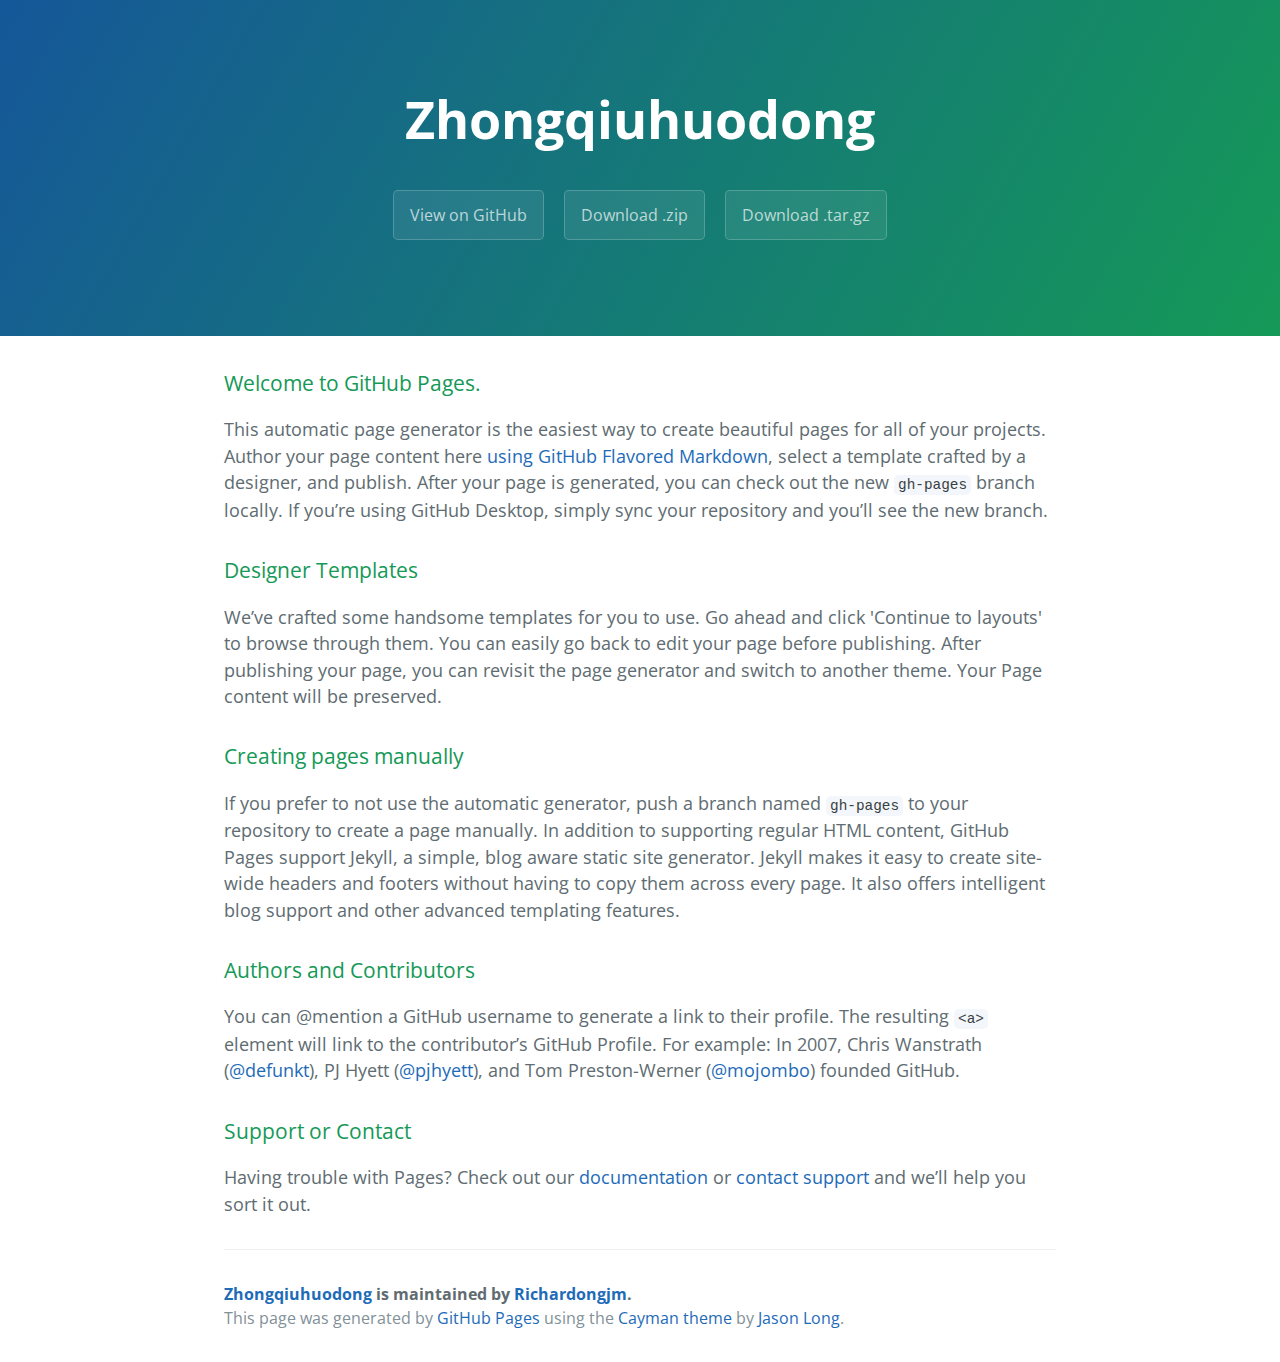
<file: resources/reload.html>
﻿<html>
	<head>
		<title></title>
	</head>
	<body>
	
	<script language="javascript">
	function getUrl() {
      var query = window.location.hash.substring(1);
      var vars = query.split("&&&");
      for (var i=0;i<vars.length;i++) {
        var url = vars[i];
        return decodeURI(url).replace("html%23","html#");
      } 
    }

    var rel = '../';
    var url = getUrl();
    if (url.indexOf(":") > 0 && url.indexOf(":") < 10) rel = '';
	self.location.href = rel + url;
	</script>
	
	</body>
</html>
</file>
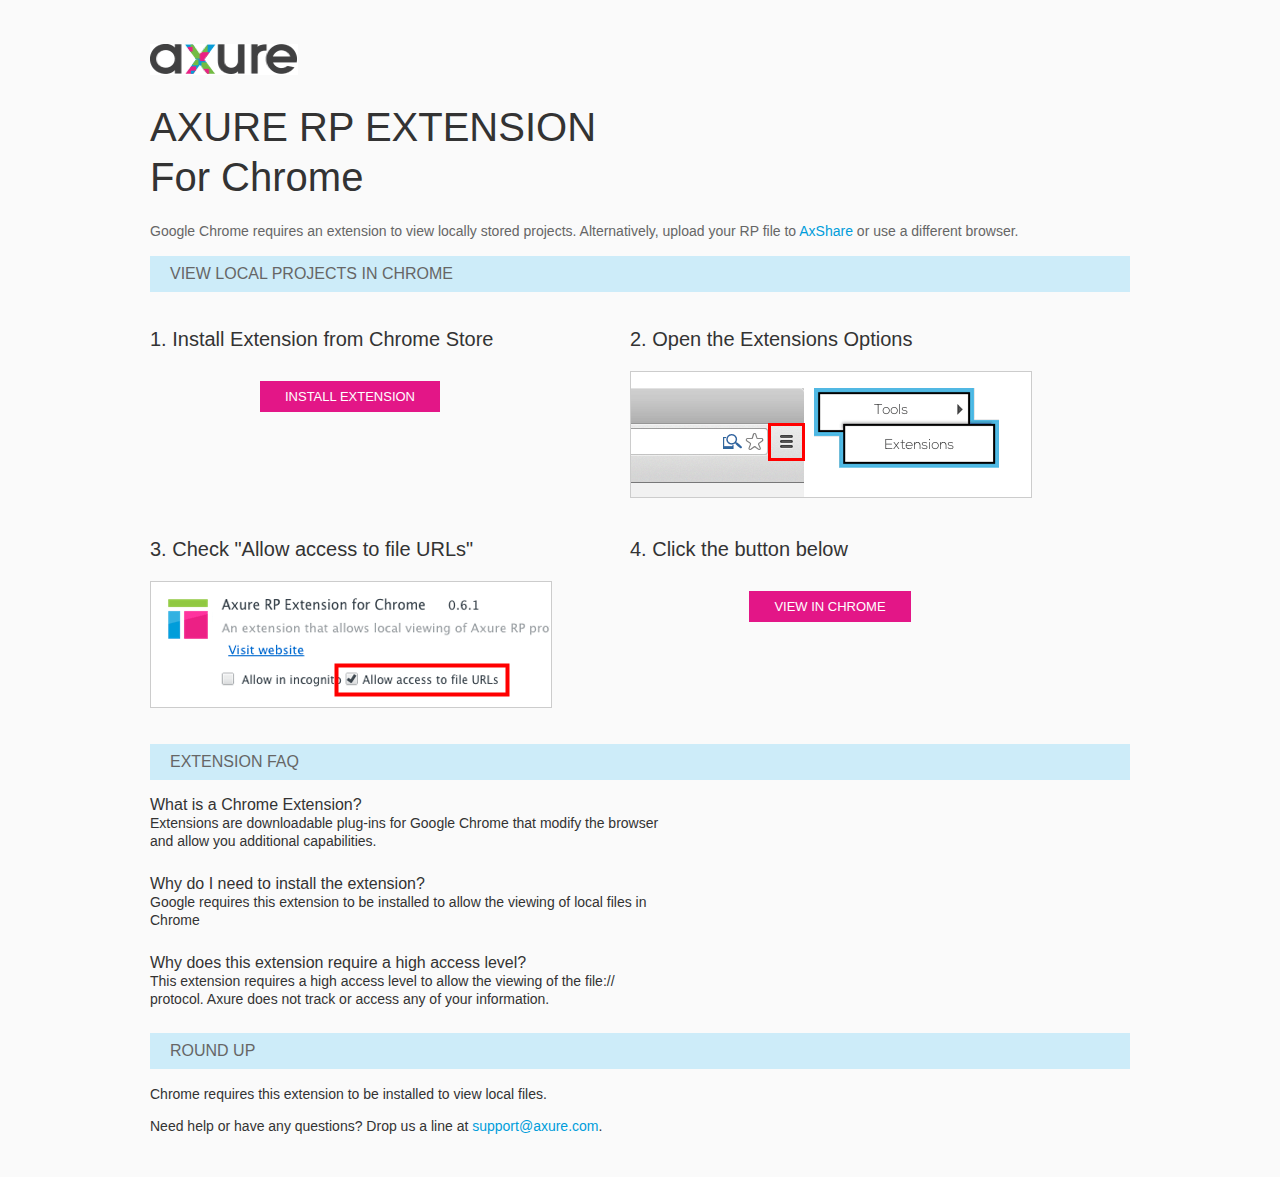
<file: resources/chrome/chrome.html>
<html>
<head>
    <title>Install the Axure RP Chrome Extension</title>
    <style type="text/css">
        *
        {
            font-family: Helvetica, Arial, sans-serif;
        }
        body
        {
            text-align: center;
            background-color: #fafafa;
        }
        p
        {
            font-size: 14px;
            line-height: 18px;
            color: #333333;
        }
        div.container
        {
            width: 980px;
            margin-left: auto;
            margin-right: auto;
            text-align: left;
        }
        a
        {
            text-decoration: none;
            color: #009dda;
        }
        .button
        {
            background: #E31687;
            font: normal 16px Arial, sans-serif;
            color: #FFFFFF;
            padding: 8px 25px 8px 25px;
            border: 0;
            display: inline-block;
            margin-top: 10px;
            text-transform: uppercase;
            font-size: 13px;
        }
        a:hover.button
        {
            opacity: .8;
        }
        div.left
        {
            width: 400px;
            float: left;
            margin-right: 80px;
        }
        div.right
        {
            width: 400px;
            float: left;
        }
        div.buttonContainer
        {
            text-align: center;
        }
        h1
        {
            font-size: 40px;
            color: #333333;
            line-height: 50px;
            margin-bottom: 20px;
            font-weight: normal;
        }
        h2
        {
            font-size: 38px;
            font-weight: normal;
            color: #08639C;
            text-align: center;
        }
        h3
        {
            font-size: 20px;
            color: #333333;
            font-weight: normal;
        }
        .heading
        {
            background-color: #cdecf9;
            height: 36px;
            line-height: 36px;
            padding-left: 20px;
            font-size: 16px;
            color: #666666;
        }
        span.faq
        {
            font-size: 16px;
            font-weight: normal;
            color: #333333;
            display: block;
        }
    </style>
</head>
<body>
    <div class="container">
        <br />
        <br />
        <img src="axure_logo.gif" alt="axure" />
        <br />
        <h1>
            AXURE RP EXTENSION<br />
            For Chrome</h1>
        <p style="font-size: 14px; color: #666666; margin-top: 10px;">
            Google Chrome requires an extension to view locally stored projects. Alternatively,
            upload your RP file to <a href="https://share.axure.com">AxShare</a> or use a different
            browser.</p>
        <h3 class="heading">
            VIEW LOCAL PROJECTS IN CHROME</h3>
        <div class="left">
            <h3>
                1. Install Extension from Chrome Store</h3>
            <div class="buttonContainer">
                <a class="button" href="https://chrome.google.com/webstore/detail/dogkpdfcklifaemcdfbildhcofnopogp"
                    target="_blank">Install Extension</a>
            </div>
        </div>
        <div class="right">
            <h3>
                2. Open the Extensions Options</h3>
            <img src="extensions_menu.gif" alt="extensions" />
        </div>
        <div style="clear: both; height: 20px;">
            &nbsp;</div>
        <div class="left">
            <h3>
                3. Check "Allow access to file URLs"</h3>
            <img src="allow_access.gif" alt="allow access" />
        </div>
        <div class="right">
            <h3>
                4. Click the button below</h3>
            <div class="buttonContainer">
                <a class="button" href="../../start.html">View in Chrome</a>
            </div>
        </div>
        <div style="clear: both; height: 20px;">
        </div>
        <h3 class="heading">
            EXTENSION FAQ</h3>
        <p>
            <span class="faq">What is a Chrome Extension?</span> Extensions are downloadable
            plug-ins for Google Chrome that modify the browser<br />
            and allow you additional capabilities.
        </p>
        <p style="margin-top: 25px;">
            <span class="faq">Why do I need to install the extension?</span> Google requires
            this extension to be installed to allow the viewing of local files in<br />
            Chrome
        </p>
        <p style="margin-top: 25px; margin-bottom: 25px;">
            <span class="faq">Why does this extension require a high access level?</span> This
            extension requires a high access level to allow the viewing of the file://<br />
            protocol. Axure does not track or access any of your information.
        </p>
        <h3 class="heading">
            ROUND UP</h3>
        <p>
            Chrome requires this extension to be installed to view local files.</p>
        <p>
            Need help or have any questions? Drop us a line at <a href="mailto:support@axure.com">
                support@axure.com</a>.
        </p>
        <div style="clear: both; height: 20px;">
        </div>
    </div>
</body>
</html>
</file>
<file: stylesheets/stylesheet.css>
* {
  box-sizing: border-box; }

body {
  padding: 0;
  margin: 0;
  font-family: "Open Sans", "Helvetica Neue", Helvetica, Arial, sans-serif;
  font-size: 16px;
  line-height: 1.5;
  color: #606c71; }

a {
  color: #1e6bb8;
  text-decoration: none; }
  a:hover {
    text-decoration: underline; }

.btn {
  display: inline-block;
  margin-bottom: 1rem;
  color: rgba(255, 255, 255, 0.7);
  background-color: rgba(255, 255, 255, 0.08);
  border-color: rgba(255, 255, 255, 0.2);
  border-style: solid;
  border-width: 1px;
  border-radius: 0.3rem;
  transition: color 0.2s, background-color 0.2s, border-color 0.2s; }
  .btn + .btn {
    margin-left: 1rem; }

.btn:hover {
  color: rgba(255, 255, 255, 0.8);
  text-decoration: none;
  background-color: rgba(255, 255, 255, 0.2);
  border-color: rgba(255, 255, 255, 0.3); }

@media screen and (min-width: 64em) {
  .btn {
    padding: 0.75rem 1rem; } }

@media screen and (min-width: 42em) and (max-width: 64em) {
  .btn {
    padding: 0.6rem 0.9rem;
    font-size: 0.9rem; } }

@media screen and (max-width: 42em) {
  .btn {
    display: block;
    width: 100%;
    padding: 0.75rem;
    font-size: 0.9rem; }
    .btn + .btn {
      margin-top: 1rem;
      margin-left: 0; } }

.page-header {
  color: #fff;
  text-align: center;
  background-color: #159957;
  background-image: linear-gradient(120deg, #155799, #159957); }

@media screen and (min-width: 64em) {
  .page-header {
    padding: 5rem 6rem; } }

@media screen and (min-width: 42em) and (max-width: 64em) {
  .page-header {
    padding: 3rem 4rem; } }

@media screen and (max-width: 42em) {
  .page-header {
    padding: 2rem 1rem; } }

.project-name {
  margin-top: 0;
  margin-bottom: 0.1rem; }

@media screen and (min-width: 64em) {
  .project-name {
    font-size: 3.25rem; } }

@media screen and (min-width: 42em) and (max-width: 64em) {
  .project-name {
    font-size: 2.25rem; } }

@media screen and (max-width: 42em) {
  .project-name {
    font-size: 1.75rem; } }

.project-tagline {
  margin-bottom: 2rem;
  font-weight: normal;
  opacity: 0.7; }

@media screen and (min-width: 64em) {
  .project-tagline {
    font-size: 1.25rem; } }

@media screen and (min-width: 42em) and (max-width: 64em) {
  .project-tagline {
    font-size: 1.15rem; } }

@media screen and (max-width: 42em) {
  .project-tagline {
    font-size: 1rem; } }

.main-content :first-child {
  margin-top: 0; }
.main-content img {
  max-width: 100%; }
.main-content h1, .main-content h2, .main-content h3, .main-content h4, .main-content h5, .main-content h6 {
  margin-top: 2rem;
  margin-bottom: 1rem;
  font-weight: normal;
  color: #159957; }
.main-content p {
  margin-bottom: 1em; }
.main-content code {
  padding: 2px 4px;
  font-family: Consolas, "Liberation Mono", Menlo, Courier, monospace;
  font-size: 0.9rem;
  color: #383e41;
  background-color: #f3f6fa;
  border-radius: 0.3rem; }
.main-content pre {
  padding: 0.8rem;
  margin-top: 0;
  margin-bottom: 1rem;
  font: 1rem Consolas, "Liberation Mono", Menlo, Courier, monospace;
  color: #567482;
  word-wrap: normal;
  background-color: #f3f6fa;
  border: solid 1px #dce6f0;
  border-radius: 0.3rem; }
  .main-content pre > code {
    padding: 0;
    margin: 0;
    font-size: 0.9rem;
    color: #567482;
    word-break: normal;
    white-space: pre;
    background: transparent;
    border: 0; }
.main-content .highlight {
  margin-bottom: 1rem; }
  .main-content .highlight pre {
    margin-bottom: 0;
    word-break: normal; }
.main-content .highlight pre, .main-content pre {
  padding: 0.8rem;
  overflow: auto;
  font-size: 0.9rem;
  line-height: 1.45;
  border-radius: 0.3rem; }
.main-content pre code, .main-content pre tt {
  display: inline;
  max-width: initial;
  padding: 0;
  margin: 0;
  overflow: initial;
  line-height: inherit;
  word-wrap: normal;
  background-color: transparent;
  border: 0; }
  .main-content pre code:before, .main-content pre code:after, .main-content pre tt:before, .main-content pre tt:after {
    content: normal; }
.main-content ul, .main-content ol {
  margin-top: 0; }
.main-content blockquote {
  padding: 0 1rem;
  margin-left: 0;
  color: #819198;
  border-left: 0.3rem solid #dce6f0; }
  .main-content blockquote > :first-child {
    margin-top: 0; }
  .main-content blockquote > :last-child {
    margin-bottom: 0; }
.main-content table {
  display: block;
  width: 100%;
  overflow: auto;
  word-break: normal;
  word-break: keep-all; }
  .main-content table th {
    font-weight: bold; }
  .main-content table th, .main-content table td {
    padding: 0.5rem 1rem;
    border: 1px solid #e9ebec; }
.main-content dl {
  padding: 0; }
  .main-content dl dt {
    padding: 0;
    margin-top: 1rem;
    font-size: 1rem;
    font-weight: bold; }
  .main-content dl dd {
    padding: 0;
    margin-bottom: 1rem; }
.main-content hr {
  height: 2px;
  padding: 0;
  margin: 1rem 0;
  background-color: #eff0f1;
  border: 0; }

@media screen and (min-width: 64em) {
  .main-content {
    max-width: 64rem;
    padding: 2rem 6rem;
    margin: 0 auto;
    font-size: 1.1rem; } }

@media screen and (min-width: 42em) and (max-width: 64em) {
  .main-content {
    padding: 2rem 4rem;
    font-size: 1.1rem; } }

@media screen and (max-width: 42em) {
  .main-content {
    padding: 2rem 1rem;
    font-size: 1rem; } }

.site-footer {
  padding-top: 2rem;
  margin-top: 2rem;
  border-top: solid 1px #eff0f1; }

.site-footer-owner {
  display: block;
  font-weight: bold; }

.site-footer-credits {
  color: #819198; }

@media screen and (min-width: 64em) {
  .site-footer {
    font-size: 1rem; } }

@media screen and (min-width: 42em) and (max-width: 64em) {
  .site-footer {
    font-size: 1rem; } }

@media screen and (max-width: 42em) {
  .site-footer {
    font-size: 0.9rem; } }
</file>
<file: stylesheets/github-light.css>
/*
The MIT License (MIT)

Copyright (c) 2016 GitHub, Inc.

Permission is hereby granted, free of charge, to any person obtaining a copy
of this software and associated documentation files (the "Software"), to deal
in the Software without restriction, including without limitation the rights
to use, copy, modify, merge, publish, distribute, sublicense, and/or sell
copies of the Software, and to permit persons to whom the Software is
furnished to do so, subject to the following conditions:

The above copyright notice and this permission notice shall be included in all
copies or substantial portions of the Software.

THE SOFTWARE IS PROVIDED "AS IS", WITHOUT WARRANTY OF ANY KIND, EXPRESS OR
IMPLIED, INCLUDING BUT NOT LIMITED TO THE WARRANTIES OF MERCHANTABILITY,
FITNESS FOR A PARTICULAR PURPOSE AND NONINFRINGEMENT. IN NO EVENT SHALL THE
AUTHORS OR COPYRIGHT HOLDERS BE LIABLE FOR ANY CLAIM, DAMAGES OR OTHER
LIABILITY, WHETHER IN AN ACTION OF CONTRACT, TORT OR OTHERWISE, ARISING FROM,
OUT OF OR IN CONNECTION WITH THE SOFTWARE OR THE USE OR OTHER DEALINGS IN THE
SOFTWARE.

*/

.pl-c /* comment */ {
  color: #969896;
}

.pl-c1 /* constant, variable.other.constant, support, meta.property-name, support.constant, support.variable, meta.module-reference, markup.raw, meta.diff.header */,
.pl-s .pl-v /* string variable */ {
  color: #0086b3;
}

.pl-e /* entity */,
.pl-en /* entity.name */ {
  color: #795da3;
}

.pl-smi /* variable.parameter.function, storage.modifier.package, storage.modifier.import, storage.type.java, variable.other */,
.pl-s .pl-s1 /* string source */ {
  color: #333;
}

.pl-ent /* entity.name.tag */ {
  color: #63a35c;
}

.pl-k /* keyword, storage, storage.type */ {
  color: #a71d5d;
}

.pl-s /* string */,
.pl-pds /* punctuation.definition.string, string.regexp.character-class */,
.pl-s .pl-pse .pl-s1 /* string punctuation.section.embedded source */,
.pl-sr /* string.regexp */,
.pl-sr .pl-cce /* string.regexp constant.character.escape */,
.pl-sr .pl-sre /* string.regexp source.ruby.embedded */,
.pl-sr .pl-sra /* string.regexp string.regexp.arbitrary-repitition */ {
  color: #183691;
}

.pl-v /* variable */ {
  color: #ed6a43;
}

.pl-id /* invalid.deprecated */ {
  color: #b52a1d;
}

.pl-ii /* invalid.illegal */ {
  color: #f8f8f8;
  background-color: #b52a1d;
}

.pl-sr .pl-cce /* string.regexp constant.character.escape */ {
  font-weight: bold;
  color: #63a35c;
}

.pl-ml /* markup.list */ {
  color: #693a17;
}

.pl-mh /* markup.heading */,
.pl-mh .pl-en /* markup.heading entity.name */,
.pl-ms /* meta.separator */ {
  font-weight: bold;
  color: #1d3e81;
}

.pl-mq /* markup.quote */ {
  color: #008080;
}

.pl-mi /* markup.italic */ {
  font-style: italic;
  color: #333;
}

.pl-mb /* markup.bold */ {
  font-weight: bold;
  color: #333;
}

.pl-md /* markup.deleted, meta.diff.header.from-file */ {
  color: #bd2c00;
  background-color: #ffecec;
}

.pl-mi1 /* markup.inserted, meta.diff.header.to-file */ {
  color: #55a532;
  background-color: #eaffea;
}

.pl-mdr /* meta.diff.range */ {
  font-weight: bold;
  color: #795da3;
}

.pl-mo /* meta.output */ {
  color: #1d3e81;
}
</file>
<file: resources/css/default.css>
﻿body {
  font-family : Arial, Helvetica, Sans-Serif;
  background-color: #8f949a;
  overflow:hidden;
}
a {
  cursor: pointer;
}

input[type="radio"], input[type="checkbox"] {
    margin: 0px 9px 0px 0px;
    vertical-align: bottom;
}

input {
    -webkit-box-sizing: border-box;
    -moz-box-sizing: border-box;
    box-sizing: border-box;
}

#maximizePanelContainer {
  font-size: 4px;
  position:absolute;
  left: 0px;
  top: 0px;
  width: 55px;
  height: 20px;
  overflow: visible;
  z-index: 1000;
}
#maximizePanelOver {
    position: absolute;
    left: 0px;
    top: 0px;
    width: 55px;
    height: 20px;
}
.maximizePanel {
    position: absolute;
    left: 0px;
    top: 0px;
    width: 55px;
    height: 20px;
    background: #a2a2a2 url('../images/expand.png') no-repeat center center;
    background: url('../images/expand.svg') no-repeat center center, linear-gradient(rgba(200,200,200,.5),rgba(200,200,200,.5));
    cursor: pointer;
}

#interfaceControlFrameMinimizeContainer {
  position:absolute;
    top: 0px;
    left: 0px;
  font-size: 2px; /*for IE*/
  text-align: right;
  z-index: 100;
    height: 20px;
    width: 55px;
    background-color: #62666b;
}
#interfaceControlFrameMinimizeContainer a {
    display: inline-block;
    width: 55px;
    height: 20px;
    font-size: 2px;
    background: url('../images/close.png') no-repeat center center;
    background: url('../images/close.svg') no-repeat center center, linear-gradient(transparent,transparent);
    text-decoration: none;
}

.hashover #interfaceControlFrameMinimizeContainer a:hover {
    background: url('../images/close_hover.png') no-repeat center center;
    background: url('../images/close_hover.svg') no-repeat center center, linear-gradient(transparent,transparent);
}

#interfaceControlFrame {
    margin: 0px 0px 0px 55px;
}

#interfaceControlFrameCloseContainer {
    /*display: none;*/
    position:absolute;
    bottom: 0px;
    left: 0px;
    font-size: 9px;
    font-family: 'Trebuchet MS';
    font-weight: bold;
    letter-spacing: 1px;
    z-index: 100;
    width: 55px;
    background-color: #62666b;
    text-align: center;  
}
#interfaceControlFrameCloseContainer a {
    display: inline-block;
    width: 55px;
    color: #ffffff;
    padding: 5px 0px;
}

#interfaceControlFrameHeader li a {
    display: block;
    width: 54px;
    height: 78px;
    text-align: center;
    padding-top: 50px;
    outline: none;
    margin-right: 1px;
    text-decoration: none;
    color: #ffffff;
    white-space: nowrap;
    background-color: transparent;
    background-repeat: no-repeat;
    background-position: 50% 17px;
    box-sizing: border-box;
    -moz-box-sizing: border-box;
    -webkit-box-sizing: border-box;
    border-left: 4px solid transparent;
    border-right: 4px solid transparent;
}

.hashover #interfaceControlFrameHeader li a:hover {
    background-color: transparent;
    background-repeat: no-repeat;
    background-position: 50% 17px;
    color: #c2c2c2;
}

#interfaceControlFrameHeader li a.selected, #interfaceControlFrameHeader li a.selected:hover {
    background-color: #f5f5f5;
    background-repeat: no-repeat;
    background-position: 50% 17px;
    color: #62666b;
    border-left: 5px solid #138CDD;
}

#interfaceControlFrameHeaderContainer {
    float: left;
    overflow: visible;
    width: 55px;
    margin-left: -55px;
    margin-top: 20px;
}

#interfaceControlFrameHeader {
    position: relative;
    list-style: none;
    font-size: 8px;
    z-index: 50;
    font-family: 'Trebuchet MS';
    font-weight: bold;
    letter-spacing: 1px;
}

#interfaceControlFrameContainer {
    float: right;
    background-color: #f5f5f5;
    overflow: hidden;
    width: 100%;
}

#interfaceControlFrameLogoContainer {
  background-color: White;
  padding: 20px 10px 10px 10px;
  overflow: hidden;
}

#interfaceControlFrameLogoImageContainer {
  text-align: center;
}

#interfaceControlFrameLogoCaptionContainer {
  text-align: center;
  margin: 5px 10px 0px 10px;
  font-size: 12px;
  color: #4a4a4a;
}

#logoImage {
    width: 100%;
}

.emptyStateContainer {
    text-align: center;
    padding: 0px 10px;
    margin-top: 32px
}

.emptyStateTitle {
    margin: 0px 0px 9px 0px;
    font-weight: bold;
}

.emptyStateContent {
    line-height: 16px;
}

.dottedDivider {
    height: 2px;
    margin: 15px 0px 15px 0px;
    background: url('../images/divider.png') no-repeat center center;
    background: url('../images/divider.svg') no-repeat center center, linear-gradient(transparent,transparent);
}

.nondottedDivider {
    height: 2px;
    margin: 9px 0px 9px 0px;
}
</file>
<file: plugins/sitemap/styles/sitemap.css>
﻿
#sitemapHost {
    font-size: 12px;
    color:#4a4a4a;
    height: 100%;
}

#sitemapHostBtn a {
    background: url('images/sitemap_on.png');
    background: url('images/sitemap_on.svg'),linear-gradient(transparent, transparent);
}

.hashover #sitemapHostBtn a:hover {
    background: url('images/sitemap_hover.png');
    background: url('images/sitemap_hover.svg'),linear-gradient(transparent, transparent);
}

#sitemapHostBtn a.selected, #sitemapHostBtn a.selected:hover {
    background: url('images/sitemap_off.png');
    background: url('images/sitemap_off.svg'),linear-gradient(transparent, transparent);
}

#sitemapHost .pageButtonHeader {
    top: -27px;
}

#sitemapTreeContainer {
    overflow: auto;
    width: 100%;
    height: 100%;
    -webkit-overflow-scrolling: touch;
}

.sitemapTree {
    margin: 0px 0px 10px 0px;
    overflow:visible;
}

.sitemapTree ul {
    list-style-type: none;
    margin: 0px 0px 0px 0px;
    padding-left: 0px;
}

.sitemapPlusMinusLink 
{
}

.sitemapMinus 
{
	vertical-align:middle;
    background: url('images/minus.gif');
    background-repeat: no-repeat;
	margin-right: 3px;	
	margin-bottom: 1px;
    height:9px;
    width:9px;
    display:inline-block;
}

.sitemapPlus 
{
	vertical-align:middle;
    background: url('images/plus.gif');
    background-repeat: no-repeat;
	margin-right: 3px;	
	margin-bottom: 1px;
	height:9px;
    width:9px;
    display:inline-block;
}

.sitemapPageLink 
{
    margin-left: 0px;
}

.sitemapPageIcon 
{
	margin: 0px 0px -3px 4px;
    width: 16px;
    height: 16px;
    display: inline-block;
    background: url('images/page.png') no-repeat center center;
    background: url('images/page.svg') no-repeat center center, linear-gradient(transparent,transparent);
}

.sitemapFlowIcon
{
    background: url('images/flow.png') no-repeat center center;
    background: url('images/flow.svg') no-repeat center center, linear-gradient(transparent,transparent);
}

.sitemapFolderIcon
{
    background: url('images/folder_closed.png') no-repeat center center;
    background: url('images/folder_closed.svg') no-repeat center center, linear-gradient(transparent,transparent);
}

.sitemapFolderOpenIcon
{
    background: url('images/folder_open.png') no-repeat center center;
    background: url('images/folder_open.svg') no-repeat center center, linear-gradient(transparent,transparent);
}

.sitemapPageName 
{
    margin-left: 7px;
}

.sitemapNode 
{
    /*margin:4px 0px 4px 0px;*/
    white-space:nowrap;
}

.sitemapPageLinkContainer {
    /*display: inline-block;*/
    margin-left: 0px;
    padding: 4px 0px 4px 0px;
}
/*
.sitemapNode div
{
	padding-top: 1px; 
	padding-bottom: 3px;
    padding-left: 20px;
	height: 14px;
}
*/

.sitemapExpandableNode 
{
	margin-left: 0px;
}

.sitemapHighlight 
{
    /*display: inline-block;*/
	background-color : #C8E0F0;
    font-weight: bold;
}

.sitemapGreyedName
{
	color: #AAA;
}


.pluginNameHeader
{
    font-family: 'Trebuchet MS';
	font-size: 12px;
    letter-spacing: 1px;
	/*font-weight: bold;*/
	white-space: nowrap;
    margin-bottom: 5px;
}

.pageNameHeader
{
    font-family: 'Trebuchet MS';
    /*display: inline-block;*/
    /*float: left;*/
	font-size: 15px;
	font-weight: bold;
	/*height: 23px;*/
    padding-right: 77px;
	white-space: nowrap;
    overflow: hidden;
    text-overflow: ellipsis;
}

.pageButtonHeader
{
    float: right;
    position: relative;
    /*width: 72px;*/
	height: 24px;
    top: -22px;
    margin-bottom: -24px;
}

.sitemapHeader
{
    padding-top: 27px;
    border-bottom: 1px solid #d9d9d9;
    min-width: 110px;
}

.sitemapToolbar {
    margin: 0px 5px 14px 12px;
}

.sitemapToolbarButton
{
    float: left;
    width: 22px;
    height: 22px;
    border: 1px solid transparent;
}

#linksButton {
    background: url('images/share.png') no-repeat center center;
    background: url('images/share.svg') no-repeat center center, linear-gradient(transparent,transparent);
}

#linksButton:hover {
    background: url('images/share_hover.png') no-repeat center center;
    background: url('images/share_hover.svg') no-repeat center center, linear-gradient(transparent,transparent);
}

#linksButton.sitemapToolbarButtonSelected, .hashover #linksButton.sitemapToolbarButtonSelected:hover {
    background: url('images/share_on.png') no-repeat center center;
    background: url('images/share_on.svg') no-repeat center center, linear-gradient(transparent,transparent);
}

#adaptiveButton {
    background: url('images/views.png') no-repeat center center;
    background: url('images/views.svg') no-repeat center center, linear-gradient(transparent,transparent);
}

#adaptiveButton:hover {
    background: url('images/views_hover.png') no-repeat center center;
    background: url('images/views_hover.svg') no-repeat center center, linear-gradient(transparent,transparent);
}

#adaptiveButton.sitemapToolbarButtonSelected, #adaptiveButton.sitemapToolbarButtonSelected:hover {
    background: url('images/views_on.png') no-repeat center center;
    background: url('images/views_on.svg') no-repeat center center, linear-gradient(transparent,transparent);
}

#highlightInteractiveButton {
    background: url('images/hotspots.png') no-repeat center center;
    background: url('images/hotspots.svg') no-repeat center center, linear-gradient(transparent,transparent);
    margin-top: 1px;
}

#highlightInteractiveButton:hover {
    background: url('images/hotspots_hover.png') no-repeat center center;
    background: url('images/hotspots_hover.svg') no-repeat center center, linear-gradient(transparent,transparent);
}

#highlightInteractiveButton.sitemapToolbarButtonSelected, #highlightInteractiveButton.sitemapToolbarButtonSelected:hover {
    background: url('images/hotspots_on.png') no-repeat center center;
    background: url('images/hotspots_on.svg') no-repeat center center, linear-gradient(transparent,transparent);
}

/*#variablesButton {
    background: url('images/229_variables_16.png') no-repeat center center;
}*/

#searchButton {
    background: url('images/232_search_16.png') no-repeat center center;
}

.sitemapLinkContainer
{
	margin-top: 8px;
	padding-right: 5px;
	/*font-size: 12px;*/
}

.sitemapLinkField 
{
	width: 100%;
	font-size: 12px;
	margin-top: 3px;
    padding: 5px;
}

.sitemapRadioSelected {
    font-weight: bold;
}

.sitemapOptionContainer
{
	margin-top: 8px;
	padding-right: 5px;
	/*font-size: 12px;*/
}

#sitemapOptionsDiv
{
	margin-top: 10px;
	/*margin-left: 16px;*/
}

#viewSelectDiv
{
    padding: 2px 0px 0px 0px;
	/*margin-left: 5px;*/
}

#viewSelect
{
	width: 70%;
}

.sitemapUrlOption
{
	padding-bottom: 8px;
}

.optionLabel
{
	font-size: 12px;
}

.sitemapPopupContainer
{
    display: none;
    position: absolute;
	background-color: #F4F4F4;
	border: 1px solid #B9B9B9;
	padding: 5px 5px 5px 5px;
	margin: 5px 0px 0px 5px;
    z-index: 1;
}

#sitemapLinksContainer {
    border-top: 1px solid #d9d9d9;
    padding: 10px;
    margin-left: 0px;
    /*line-height: 18px;*/
}

#adaptiveViewsContainer {
    border-top: 1px solid #d9d9d9;
    padding: 10px;
    margin-left: 0px;
    line-height: 18px;
}

.adaptiveViewOption
{
	padding: 2px;
}

.adaptiveViewOption:hover
{ 
	background-color: rgb(204,235,248);
	cursor: pointer;
}

.currentAdaptiveView {
    font-weight: bold;
}

.adaptiveCheckboxDiv {
	height: 15px;
	width: 15px;
	float: left;
}

.checkedAdaptive {
	background: url('images/adaptivecheck.png') no-repeat center center;
}

/*#variablesContainer 
{
	max-height: 350px;
	overflow: auto;
}*/

/*#variablesClearLink 
{
	color: #069;
	left: 5px;
}*/

#searchDiv {
    padding: 8px 12px 11px 12px;
}

#searchBox {
    width: 100%;
    border: none;
    border-top: 1px solid #d9d9d9;
    /*border-bottom: 1px solid #d9d9d9;*/
    padding: 5px;
    font-size: 12px;
}

.searchBoxHint 
{
	color: #8f949a;
	/*font-style: italic;*/
}

#sitemapLinksPageName
{
	font-weight: bold;
}

#sitemapOptionsHeader
{
	font-weight: bold;
}
</file>
<file: plugins/page_notes/styles/page_notes.css>
﻿#pageNotesHost {
    font-size: 12px;
    color:#4a4a4a;
    height: 100%;
}

#pageNotesHostBtn a {
    background: url('images/notes_on.png');
    background: url('images/notes_on.svg'),linear-gradient(transparent, transparent);
}

.hashover #pageNotesHostBtn a:hover {
    background: url('images/notes_hover.png');
    background: url('images/notes_hover.svg'),linear-gradient(transparent, transparent);
}

#pageNotesHostBtn a.selected, #pageNotesHostBtn a.selected:hover {
    background: url('images/notes_off.png');
    background: url('images/notes_off.svg'),linear-gradient(transparent, transparent);
}

#footnotesButton {
    background: url('images/footnotes.png') no-repeat center center;
    background: url('images/footnotes.svg') no-repeat center center,linear-gradient(transparent, transparent);
}

#footnotesButton:hover {
    background: url('images/footnotes_hover.png') no-repeat center center;
    background: url('images/footnotes_hover.svg') no-repeat center center,linear-gradient(transparent, transparent);
}

#footnotesButton.sitemapToolbarButtonSelected, #footnotesButton.sitemapToolbarButtonSelected:hover {
    background: url('images/footnotes_on.png') no-repeat center center;
    background: url('images/footnotes_on.svg') no-repeat center center,linear-gradient(transparent, transparent);
}

.nextPageButton {
    background: url('images/forward.png') no-repeat center center;
    background: url('images/forward.svg') no-repeat center center,linear-gradient(transparent, transparent);    
}

.nextPageButton:hover {
    background: url('images/forward_hover.png') no-repeat center center;
    background: url('images/forward_hover.svg') no-repeat center center,linear-gradient(transparent, transparent);    
}

.prevPageButton {
    background: url('images/back.png') no-repeat center center;
    background: url('images/back.svg') no-repeat center center,linear-gradient(transparent, transparent);    
}

.prevPageButton:hover {
    background: url('images/back_hover.png') no-repeat center center;
    background: url('images/back_hover.svg') no-repeat center center,linear-gradient(transparent, transparent);    
}

#pageNotesScrollContainer 
{
    overflow: auto;
    width: 100%;
    /*height: 100%;*/
    -webkit-overflow-scrolling: touch;
}    

#pageNotesContainer 
{
    /*padding: 10px 10px 10px 12px;*/
}

#pageNotesContent 
{
	overflow: visible;
}

.pageNoteContainer 
{
    padding: 10px;
}

.pageNoteName 
{
    font-family: 'Trebuchet MS';
	font-size: 14px;
    font-weight: bold;
	margin-bottom: 5px;
	/*text-decoration: underline;*/
	white-space: nowrap;
}

.pageNote 
{
    line-height: 21px;
	/*margin-bottom: 20px;*/
}

.widgetNoteContainer {
    padding: 10px;
    border-bottom: 1px solid transparent;
    border-top: 1px solid transparent;
    cursor: pointer;
}

.widgetNoteContainerSelected {
    background-color: white;
    border-bottom: 1px solid #c2c2c2;
    border-top: 1px solid #c2c2c2;
}

/*.widgetNoteContainer:hover {
    background-color: white;
    //border-bottom: 1px solid #c2c2c2;
    //border-top: 1px solid #c2c2c2;
}*/

.widgetNoteFootnote {
    display: inline-block;
    /*vertical-align: top;
    margin: 2px 5px 10px 0px;
    padding: 1px 6px;
    font-size: 10px;
    color: #ffffff;
    background-color: #0a6cd6;*/
    width: 13px;
    height: 12px;
    padding-top: 1px;
    text-align: center;
    background-color: #138CDD;
    /*-moz-box-shadow: 1px 1px 3px #aaa;
    -webkit-box-shadow: 1px 1px 3px #aaa;
    box-shadow: 1px 1px 3px #aaa;*/
    font-size: 0px;
    margin-right: 8px;
}

div.annnoteline {
    display: inline-block;
    width: 9px;
    height: 1px;
    border-bottom: 1px solid white;
    margin-top: 1px;
}

.widgetNoteLabel {
    display: inline-block;
    vertical-align: top;
    font-family: 'Trebuchet MS';
	font-size: 14px;
    font-weight: bold;
	margin-bottom: 5px;    
}

.noteLink {
    text-decoration: inherit;
    color: inherit;
}

.noteLink:hover {
    background-color: white;
}
</file>
<file: plugins/recordplay/styles/recordplay.css>
﻿#recordPlayHost {
    font-size: 12px;
    color:#333;
    height: 100%;
}


#recordPlayContainer 
{
    overflow: auto;
    width: 100%;
    height: 100%;
    padding: 10px 10px 10px 10px;
}

#recordPlayToolbar 
{
	margin: 5px 5px 5px 5px;
    height: 22px;
}

#recordPlayToolbar .recordPlayButton
{
    float: left;
    width: 22px;
    height: 22px;
    border: 1px solid transparent;
}

#recordPlayToolbar .recordPlayButton:hover
{
    border: 1px solid rgb(0,157,217);
    background-color : rgb(166,221,242);
}

#recordPlayToolbar .recordPlayButton:active
{
    border: 1px solid rgb(0,157,217);
    background-color : rgb(204,235,248);
}

#recordPlayToolbar .recordPlayButtonSelected {
    border: 1px solid rgb(0,157,217);
    background-color : rgb(204,235,248);    
}

#recordButton {
    background: url('../../sitemap/styles/images/233_hyperlink_16.png') no-repeat center center;
}

#playButton {
    background: url('../../sitemap/styles/images/225_responsive_16.png') no-repeat center center;
}

#stopButton {
    background: url('../../sitemap/styles/images/228_togglenotes_16.png') no-repeat center center;
}

#deleteButton {
    background: url('../../sitemap/styles/images/231_event_16.png') no-repeat center center;
}

#recordNameHeader
{
    /* yeah??*/
	font-size: 13px;
	font-weight: bold;
	height: 23px;
	white-space: nowrap;
}

#recordPlayContent 
{
    /* yeah??*/
	overflow: visible;
}

.recordPlayName 
{
	font-size: 12px;
	margin-bottom: 5px;
	text-decoration: underline;
	white-space: nowrap;
}

.recordPlay 
{
	margin-bottom: 10px;
}
</file>
<file: plugins/debug/styles/debug.css>
﻿#debugHost {
    font-size: 12px;
    color:#4a4a4a;
    height: 100%;
}

#debugHostBtn a {
    background: url('images/variables_on.png');
    background: url('images/variables_on.svg'),linear-gradient(transparent, transparent);
}

.hashover #debugHostBtn a:hover {
    background: url('images/variables_hover.png');
    background: url('images/variables_hover.svg'),linear-gradient(transparent, transparent);
}

#debugHostBtn a.selected, #debugHostBtn a.selected:hover {
    background: url('images/variables_off.png');
    background: url('images/variables_off.svg'),linear-gradient(transparent, transparent);
}

#debugHeader .pageNameHeader {
    padding-right: 0px;
}

#variablesClearLink {
    display: inline-block;
    margin-bottom: 15px;
}

#variablesClearLink:hover {
    color: #0a6cd6;
}

#traceClearLink {
    display: inline-block;
    margin-bottom: 15px;
}

#traceClearLink:hover {
    color: #0a6cd6;
}

#debugScrollContainer 
{
    overflow: auto;
    width: 100%;
    height: 100%;
    -webkit-overflow-scrolling: touch;
}

#debugContainer {
        padding: 10px 10px 10px 10px;
}

.variableName
{
	font-weight: bold;
}

.variableDiv
{
    margin-bottom: 20px;
    line-height: 16px;

}

#variablesContainer {
    padding-bottom: 5px;
    /*overflow: auto;*/
}

#traceContainer {
    padding-top: 15px;
    /*padding: 0px 10px 10px 10px;*/
}

.debugToolbarButton 
{
	font-size: 1em;
	color: #069;
}

.axEventBlock {
    display: inline-block;
    width: 100%;
    margin: 5px 0px 5px 0px;
    line-height: 21px;
}

/*a.axEventBlock:hover {
    background-color: #069;
    color: white;
}*/

.axTime {
    margin: 0px 0px 0px 0px;
    font-size: 11px;
    color: #b1b3b5;
}

.axLabel {
    margin: 0px 0px 5px 0px;
    font-family: 'Trebuchet MS';
    font-size: 14px;
    font-weight: bold;
}

.lastAxEvent {
    margin-bottom: 10px;
    border-bottom: 1px solid #c2c2c2;
    padding-bottom: 10px;
}

.axEvent {
    margin: 0px 0px 5px 0px;
    font-weight: bold;
}

.axCase {
    margin: 0px 0px 5px 8px;
    font-style: italic;
}

.axAction {
    margin: 0px 0px 5px 13px;
}

#traceEmptyState.emptyStateContainer {
    margin-top: 0px;
}

.debugLinksContainer {
    text-align: right;
}
</file>
<file: resources/css/axure_rp_page.css>
﻿/* so the window resize fires within a frame in IE7 */
html, body {
    height: 100%;
}

a {
    color: inherit;
}

p {
    margin: 0px;
    text-rendering: optimizeLegibility;
    font-feature-settings: "kern" 1;
    -webkit-font-feature-settings: "kern";
    -moz-font-feature-settings: "kern";
    -moz-font-feature-settings: "kern=1";
    font-kerning: normal;
}

iframe {
    background: #FFFFFF;
}

/* to match IE with C, FF */
input {
    padding: 1px 0px 1px 0px;
    box-sizing: border-box;
    -moz-box-sizing: border-box;
}

textarea {
    margin: 0px;
    box-sizing: border-box;
    -moz-box-sizing: border-box;
}

div.intcases {
    font-family: arial; 
    font-size: 12px;
    text-align:left; 
    border:1px solid #AAA; 
    background:#FFF none repeat scroll 0% 0%; 
    z-index:9999; 
    visibility:hidden; 
    position:absolute;
    padding: 0px;
    border-radius: 3px;
    white-space: nowrap;
}

div.intcaselink {
    cursor: pointer;
    padding: 3px 8px 3px 8px;
    margin: 5px;
    background:#EEE none repeat scroll 0% 0%; 
    border:1px solid #AAA;
    border-radius: 3px;
}

div.refpageimage {
    position: absolute;
    left: 0px;
    top: 0px;
    font-size: 0px;
    width: 16px;
    height: 16px;
    cursor: pointer;
    background-image: url(images/newwindow.gif);
    background-repeat: no-repeat;
}

div.annnoteimage {
    position: absolute;
    left: 0px;
    top: 0px;
    font-size: 0px;
    /*width: 16px;
    height: 12px;*/
    cursor: help;
    /*background-image: url(images/note.gif);*/
    /*background-repeat: no-repeat;*/
    width: 13px;
    height: 12px;
    padding-top: 1px;
    text-align: center;
    background-color: #138CDD;
    -moz-box-shadow: 1px 1px 3px #aaa;
    -webkit-box-shadow: 1px 1px 3px #aaa;
    box-shadow: 1px 1px 3px #aaa;
}

div.annnoteline {
    display: inline-block;
    width: 9px;
    height: 1px;
    border-bottom: 1px solid white;
    margin-top: 1px;
}

div.annnotelabel {
    position: absolute;
    left: 0px;
    top: 0px;
    font-family: Helvetica,Arial;
    font-size: 10px;
    /*border: 1px solid rgb(166,221,242);*/
    cursor: help;
    /*background:rgb(0,157,217) none repeat scroll 0% 0%;*/ 
    padding: 1px 3px 1px 3px;
    white-space: nowrap;
    color: white;
    
    background-color: #138CDD;
    -moz-box-shadow: 1px 1px 3px #aaa;
    -webkit-box-shadow: 1px 1px 3px #aaa;
    box-shadow: 1px 1px 3px #aaa;
}

.annotation {
    font-size: 12px;
    padding-left: 2px;
    margin-bottom: 5px;
}

.annotationName {
    /*font-size: 13px;
    font-weight: bold;
    margin-bottom: 3px;
    white-space: nowrap;*/

    font-family: 'Trebuchet MS';
    font-size: 14px;
    font-weight: bold;
    margin-bottom: 5px;
    white-space: nowrap;
}

.annotationValue {
    font-family: Arial, Helvetica, Sans-Serif;
    font-size: 12px;
    color: #4a4a4a;
    line-height: 21px;
    margin-bottom: 20px;
}

.noteLink {
    text-decoration: inherit;
    color: inherit;
}

.noteLink:hover {
    background-color: white;
}

/* this is a fix for the issue where dialogs jump around and takes the text-align from the body */
.dialogFix {
    position:absolute;
    text-align:left;
    border: 1px solid #8f949a;
}


@keyframes pulsate {
  from {
    box-shadow: 0 0 10px #15d6ba;
  }
  to {
    box-shadow: 0 0 20px #15d6ba;
  }
}

@-webkit-keyframes pulsate {
  from {
    -webkit-box-shadow: 0 0 10px #15d6ba;
    box-shadow: 0 0 10px #15d6ba;
  }
  to {
    -webkit-box-shadow: 0 0 20px #15d6ba;
    box-shadow: 0 0 20px #15d6ba;
  }
}
 
@-moz-keyframes pulsate {
  from {
    -moz-box-shadow: 0 0 10px #15d6ba;
    box-shadow: 0 0 10px #15d6ba;
  }
  to {
    -moz-box-shadow: 0 0 20px #15d6ba;
    box-shadow: 0 0 20px #15d6ba;
  }
}

.legacyPulsateBorder {
    /*border: 5px solid #15d6ba;
    margin: -5px;*/
    -moz-box-shadow: 0 0 10px 3px #15d6ba;
    box-shadow: 0 0 10px 3px #15d6ba;
}

.pulsateBorder {
  animation-name: pulsate;
  animation-timing-function: ease-in-out;
  animation-duration: 0.9s;
  animation-iteration-count: infinite;
  animation-direction: alternate;
  
  -webkit-animation-name: pulsate;
  -webkit-animation-timing-function: ease-in-out;
  -webkit-animation-duration: 0.9s;
  -webkit-animation-iteration-count: infinite;
  -webkit-animation-direction: alternate;

  -moz-animation-name: pulsate;
  -moz-animation-timing-function: ease-in-out;
  -moz-animation-duration: 0.9s;
  -moz-animation-iteration-count: infinite;
  -moz-animation-direction: alternate;
}

.ax_default_hidden, .ax_default_unplaced{
    display: none;
    visibility: hidden;
}

.widgetNoteSelected {
    -moz-box-shadow: 0 0 10px 3px #138CDD;
    box-shadow: 0 0 10px 3px #138CDD;
    /*-moz-box-shadow: 0 0 20px #3915d6;
    box-shadow: 0 0 20px #3915d6;*/
    /*border: 3px solid #3915d6;*/
    /*margin: -3px;*/
}


.singleImg {
    display: none;
    visibility: hidden;
}
</file>
<file: data/styles.css>
﻿.ax_default {
  font-family:'Arial Normal', 'Arial';
  font-weight:400;
  font-style:normal;
  font-size:13px;
  color:#333333;
  text-align:center;
  line-height:normal;
}
._一级标题 {
  font-family:'Arial Normal', 'Arial';
  font-weight:bold;
  font-size:32px;
  text-align:left;
}
._二级标题 {
  font-family:'Arial Normal', 'Arial';
  font-weight:bold;
  font-size:24px;
  text-align:left;
}
._三级标题 {
  font-family:'Arial Normal', 'Arial';
  font-weight:bold;
  font-size:18px;
  text-align:left;
}
._四级标题 {
  font-family:'Arial Normal', 'Arial';
  font-weight:bold;
  font-size:14px;
  text-align:left;
}
._五级标题 {
  font-family:'Arial Normal', 'Arial';
  font-weight:bold;
  text-align:left;
}
._六级标题 {
  font-family:'Arial Normal', 'Arial';
  font-weight:bold;
  font-size:10px;
  text-align:left;
}
._文本段落 {
  text-align:left;
}
._图片 {
}
.box_3 {
}
.line {
}
.ellipse {
}
</file>
<file: files/中秋活动/styles.css>
﻿body {
  margin:0px;
  background-image:none;
  position:static;
  left:auto;
  width:1080px;
  margin-left:0;
  margin-right:0;
  text-align:left;
}
#base {
  position:absolute;
  z-index:0;
}
#u0_img {
  position:absolute;
  left:0px;
  top:0px;
  width:1080px;
  height:60px;
}
#u0 {
  position:absolute;
  left:0px;
  top:0px;
  width:1080px;
  height:60px;
}
#u1 {
  position:absolute;
  left:2px;
  top:22px;
  width:1076px;
  visibility:hidden;
  word-wrap:break-word;
}
#u2_div {
  position:absolute;
  left:0px;
  top:0px;
  width:1080px;
  height:119px;
  background:inherit;
  background-color:rgba(255, 255, 255, 1);
  border:none;
  border-radius:0px;
  -moz-box-shadow:none;
  -webkit-box-shadow:none;
  box-shadow:none;
}
#u2 {
  position:absolute;
  left:0px;
  top:60px;
  width:1080px;
  height:119px;
}
#u3 {
  position:absolute;
  left:2px;
  top:52px;
  width:1076px;
  visibility:hidden;
  word-wrap:break-word;
}
#u4_img {
  position:absolute;
  left:0px;
  top:0px;
  width:60px;
  height:60px;
}
#u4 {
  position:absolute;
  left:31px;
  top:90px;
  width:60px;
  height:60px;
  -webkit-transform:rotate(180deg);
  -moz-transform:rotate(180deg);
  -ms-transform:rotate(180deg);
  transform:rotate(180deg);
}
#u5 {
  position:absolute;
  left:2px;
  top:22px;
  width:56px;
  visibility:hidden;
  word-wrap:break-word;
}
#u6_div {
  position:absolute;
  left:0px;
  top:0px;
  width:197px;
  height:55px;
  background:inherit;
  background-color:rgba(255, 255, 255, 0);
  border:none;
  border-radius:0px;
  -moz-box-shadow:none;
  -webkit-box-shadow:none;
  box-shadow:none;
  font-family:'方正兰亭黑简体 Bold', '方正兰亭黑简体';
  font-weight:700;
  font-style:normal;
  font-size:48px;
  color:#868686;
}
#u6 {
  position:absolute;
  left:438px;
  top:92px;
  width:197px;
  height:55px;
  font-family:'方正兰亭黑简体 Bold', '方正兰亭黑简体';
  font-weight:700;
  font-style:normal;
  font-size:48px;
  color:#868686;
}
#u7 {
  position:absolute;
  left:0px;
  top:0px;
  width:197px;
  white-space:nowrap;
}
#u8 {
  position:absolute;
  left:0px;
  top:179px;
  width:1080px;
  height:1741px;
  overflow:hidden;
}
#u8_state0 {
  position:absolute;
  left:0px;
  top:0px;
  width:1080px;
  height:1741px;
  -ms-overflow-x:hidden;
  overflow-x:hidden;
  -ms-overflow-y:hidden;
  overflow-y:hidden;
  background-image:none;
}
#u8_state0_content {
  position:absolute;
  left:0px;
  top:0px;
  width:1px;
  height:1px;
}
#u9 {
  position:absolute;
  left:0px;
  top:0px;
  width:1101px;
  height:1749px;
  overflow:hidden;
}
#u9_state0 {
  position:absolute;
  left:0px;
  top:0px;
  width:1101px;
  height:1749px;
  overflow:auto;
  -webkit-overflow-scrolling:touch;
  -ms-overflow-x:hidden;
  overflow-x:hidden;
  background-image:none;
}
#u9_state0_content {
  position:absolute;
  left:0px;
  top:0px;
  width:1px;
  height:1px;
}
#u10_img {
  position:absolute;
  left:0px;
  top:0px;
  width:1080px;
  height:836px;
}
#u10 {
  position:absolute;
  left:0px;
  top:9751px;
  width:1080px;
  height:836px;
}
#u11 {
  position:absolute;
  left:2px;
  top:410px;
  width:1076px;
  visibility:hidden;
  word-wrap:break-word;
}
#u12_img {
  position:absolute;
  left:0px;
  top:0px;
  width:1080px;
  height:789px;
}
#u12 {
  position:absolute;
  left:0px;
  top:10587px;
  width:1080px;
  height:789px;
}
#u13 {
  position:absolute;
  left:2px;
  top:386px;
  width:1076px;
  visibility:hidden;
  word-wrap:break-word;
}
#u14_img {
  position:absolute;
  left:0px;
  top:0px;
  width:1080px;
  height:1625px;
}
#u14 {
  position:absolute;
  left:0px;
  top:8126px;
  width:1080px;
  height:1625px;
}
#u15 {
  position:absolute;
  left:2px;
  top:804px;
  width:1076px;
  visibility:hidden;
  word-wrap:break-word;
}
#u16_img {
  position:absolute;
  left:0px;
  top:0px;
  width:1080px;
  height:1625px;
}
#u16 {
  position:absolute;
  left:0px;
  top:6501px;
  width:1080px;
  height:1625px;
}
#u17 {
  position:absolute;
  left:2px;
  top:804px;
  width:1076px;
  visibility:hidden;
  word-wrap:break-word;
}
#u18_img {
  position:absolute;
  left:0px;
  top:0px;
  width:1080px;
  height:1625px;
}
#u18 {
  position:absolute;
  left:0px;
  top:4876px;
  width:1080px;
  height:1625px;
}
#u19 {
  position:absolute;
  left:2px;
  top:804px;
  width:1076px;
  visibility:hidden;
  word-wrap:break-word;
}
#u20_img {
  position:absolute;
  left:0px;
  top:0px;
  width:1080px;
  height:1625px;
}
#u20 {
  position:absolute;
  left:0px;
  top:3250px;
  width:1080px;
  height:1625px;
}
#u21 {
  position:absolute;
  left:2px;
  top:804px;
  width:1076px;
  visibility:hidden;
  word-wrap:break-word;
}
#u22_img {
  position:absolute;
  left:0px;
  top:0px;
  width:1080px;
  height:1625px;
}
#u22 {
  position:absolute;
  left:0px;
  top:1625px;
  width:1080px;
  height:1625px;
}
#u23 {
  position:absolute;
  left:2px;
  top:804px;
  width:1076px;
  visibility:hidden;
  word-wrap:break-word;
}
#u24_img {
  position:absolute;
  left:0px;
  top:0px;
  width:1080px;
  height:1625px;
}
#u24 {
  position:absolute;
  left:0px;
  top:0px;
  width:1080px;
  height:1625px;
}
#u25 {
  position:absolute;
  left:2px;
  top:804px;
  width:1076px;
  visibility:hidden;
  word-wrap:break-word;
}
#u26_img {
  position:absolute;
  left:0px;
  top:0px;
  width:950px;
  height:230px;
}
#u26 {
  position:absolute;
  left:65px;
  top:353px;
  width:950px;
  height:230px;
}
#u27 {
  position:absolute;
  left:2px;
  top:107px;
  width:946px;
  visibility:hidden;
  word-wrap:break-word;
}
#u28_div {
  position:absolute;
  left:0px;
  top:0px;
  width:916px;
  height:69px;
  background:inherit;
  background-color:rgba(255, 255, 255, 0);
  border:none;
  border-radius:0px;
  -moz-box-shadow:none;
  -webkit-box-shadow:none;
  box-shadow:none;
  font-family:'方正兰亭黑简体 Bold', '方正兰亭黑简体';
  font-weight:700;
  font-style:normal;
  font-size:60px;
}
#u28 {
  position:absolute;
  left:82px;
  top:51px;
  width:916px;
  height:69px;
  font-family:'方正兰亭黑简体 Bold', '方正兰亭黑简体';
  font-weight:700;
  font-style:normal;
  font-size:60px;
}
#u29 {
  position:absolute;
  left:0px;
  top:0px;
  width:916px;
  white-space:nowrap;
}
#u30_div {
  position:absolute;
  left:0px;
  top:0px;
  width:1000px;
  height:174px;
  background:inherit;
  background-color:rgba(252, 252, 252, 1);
  box-sizing:border-box;
  border-width:2px;
  border-style:solid;
  border-color:rgba(235, 235, 235, 1);
  border-radius:0px;
  -moz-box-shadow:none;
  -webkit-box-shadow:none;
  box-shadow:none;
}
#u30 {
  position:absolute;
  left:40px;
  top:155px;
  width:1000px;
  height:174px;
}
#u31 {
  position:absolute;
  left:2px;
  top:79px;
  width:996px;
  visibility:hidden;
  word-wrap:break-word;
}
#u32_img {
  position:absolute;
  left:0px;
  top:0px;
  width:90px;
  height:90px;
}
#u32 {
  position:absolute;
  left:58px;
  top:197px;
  width:90px;
  height:90px;
}
#u33 {
  position:absolute;
  left:2px;
  top:37px;
  width:86px;
  visibility:hidden;
  word-wrap:break-word;
}
#u34_div {
  position:absolute;
  left:0px;
  top:0px;
  width:411px;
  height:46px;
  background:inherit;
  background-color:rgba(255, 255, 255, 0);
  border:none;
  border-radius:0px;
  -moz-box-shadow:none;
  -webkit-box-shadow:none;
  box-shadow:none;
  font-family:'方正兰亭黑简体 Bold', '方正兰亭黑简体';
  font-weight:700;
  font-style:normal;
  font-size:40px;
}
#u34 {
  position:absolute;
  left:171px;
  top:188px;
  width:411px;
  height:46px;
  font-family:'方正兰亭黑简体 Bold', '方正兰亭黑简体';
  font-weight:700;
  font-style:normal;
  font-size:40px;
}
#u35 {
  position:absolute;
  left:0px;
  top:0px;
  width:411px;
  white-space:nowrap;
}
#u36_div {
  position:absolute;
  left:0px;
  top:0px;
  width:133px;
  height:37px;
  background:inherit;
  background-color:rgba(255, 255, 255, 0);
  border:none;
  border-radius:0px;
  -moz-box-shadow:none;
  -webkit-box-shadow:none;
  box-shadow:none;
  font-family:'方正兰亭黑简体 Bold', '方正兰亭黑简体';
  font-weight:700;
  font-style:normal;
  color:#868686;
}
#u36 {
  position:absolute;
  left:171px;
  top:244px;
  width:133px;
  height:37px;
  font-family:'方正兰亭黑简体 Bold', '方正兰亭黑简体';
  font-weight:700;
  font-style:normal;
  color:#868686;
}
#u37 {
  position:absolute;
  left:0px;
  top:0px;
  width:133px;
  white-space:nowrap;
}
#u38_img {
  position:absolute;
  left:0px;
  top:0px;
  width:304px;
  height:285px;
}
#u38 {
  position:absolute;
  left:4px;
  top:651px;
  width:304px;
  height:285px;
}
#u39 {
  position:absolute;
  left:2px;
  top:134px;
  width:300px;
  visibility:hidden;
  word-wrap:break-word;
}
#u40 {
  position:absolute;
  left:0px;
  top:0px;
  width:0px;
  height:0px;
}
#u41_img {
  position:absolute;
  left:-5px;
  top:0px;
  width:150px;
  height:150px;
}
#u41 {
  position:absolute;
  left:470px;
  top:710px;
  width:140px;
  height:140px;
  font-family:'方正兰亭黑简体 Bold', '方正兰亭黑简体';
  font-weight:700;
  font-style:normal;
  font-size:72px;
  color:#FFFFFF;
}
#u42 {
  position:absolute;
  left:2px;
  top:29px;
  width:136px;
  word-wrap:break-word;
}
#u43_img {
  position:absolute;
  left:-5px;
  top:0px;
  width:150px;
  height:150px;
}
#u43 {
  position:absolute;
  left:470px;
  top:876px;
  width:140px;
  height:140px;
  font-family:'方正兰亭黑简体 Bold', '方正兰亭黑简体';
  font-weight:700;
  font-style:normal;
  font-size:72px;
  color:#FFFFFF;
}
#u44 {
  position:absolute;
  left:2px;
  top:29px;
  width:136px;
  word-wrap:break-word;
}
#u45_img {
  position:absolute;
  left:-5px;
  top:0px;
  width:150px;
  height:150px;
}
#u45 {
  position:absolute;
  left:470px;
  top:1041px;
  width:140px;
  height:140px;
  font-family:'方正兰亭黑简体 Bold', '方正兰亭黑简体';
  font-weight:700;
  font-style:normal;
  font-size:72px;
  color:#FFFFFF;
}
#u46 {
  position:absolute;
  left:2px;
  top:29px;
  width:136px;
  word-wrap:break-word;
}
#u47_img {
  position:absolute;
  left:-5px;
  top:0px;
  width:150px;
  height:150px;
}
#u47 {
  position:absolute;
  left:470px;
  top:1207px;
  width:140px;
  height:140px;
  font-family:'方正兰亭黑简体 Bold', '方正兰亭黑简体';
  font-weight:700;
  font-style:normal;
  font-size:72px;
  color:#FFFFFF;
}
#u48 {
  position:absolute;
  left:2px;
  top:29px;
  width:136px;
  word-wrap:break-word;
}
#u49_img {
  position:absolute;
  left:0px;
  top:0px;
  width:461px;
  height:231px;
}
#u49 {
  position:absolute;
  left:619px;
  top:1408px;
  width:461px;
  height:231px;
}
#u50 {
  position:absolute;
  left:2px;
  top:108px;
  width:457px;
  visibility:hidden;
  word-wrap:break-word;
}
#u51_img {
  position:absolute;
  left:0px;
  top:0px;
  width:975px;
  height:224px;
}
#u51 {
  position:absolute;
  left:53px;
  top:1702px;
  width:975px;
  height:224px;
  font-family:'方正兰亭黑简体 Regular', '方正兰亭黑简体';
  font-weight:400;
  font-style:normal;
  font-size:36px;
  color:#868686;
  line-height:56px;
}
#u52 {
  position:absolute;
  left:0px;
  top:0px;
  width:975px;
  word-wrap:break-word;
}
#u53_div {
  position:absolute;
  left:0px;
  top:0px;
  width:148px;
  height:55px;
  background:inherit;
  background-color:rgba(255, 255, 255, 0);
  border:none;
  border-radius:0px;
  -moz-box-shadow:none;
  -webkit-box-shadow:none;
  box-shadow:none;
  font-family:'方正兰亭黑简体 Bold', '方正兰亭黑简体';
  font-weight:700;
  font-style:normal;
  font-size:48px;
  color:#FF4C00;
}
#u53 {
  position:absolute;
  left:467px;
  top:1981px;
  width:148px;
  height:55px;
  font-family:'方正兰亭黑简体 Bold', '方正兰亭黑简体';
  font-weight:700;
  font-style:normal;
  font-size:48px;
  color:#FF4C00;
}
#u54 {
  position:absolute;
  left:0px;
  top:0px;
  width:148px;
  white-space:nowrap;
}
#u55_div {
  position:absolute;
  left:0px;
  top:0px;
  width:589px;
  height:55px;
  background:inherit;
  background-color:rgba(255, 255, 255, 0);
  border:none;
  border-radius:0px;
  -moz-box-shadow:none;
  -webkit-box-shadow:none;
  box-shadow:none;
  font-family:'方正兰亭黑简体 Bold', '方正兰亭黑简体';
  font-weight:700;
  font-style:normal;
  font-size:48px;
  color:#FF4C00;
}
#u55 {
  position:absolute;
  left:251px;
  top:2073px;
  width:589px;
  height:55px;
  font-family:'方正兰亭黑简体 Bold', '方正兰亭黑简体';
  font-weight:700;
  font-style:normal;
  font-size:48px;
  color:#FF4C00;
}
#u56 {
  position:absolute;
  left:0px;
  top:0px;
  width:589px;
  white-space:nowrap;
}
#u57_div {
  position:absolute;
  left:0px;
  top:0px;
  width:721px;
  height:216px;
  background:inherit;
  background-color:rgba(255, 255, 255, 0);
  border:none;
  border-radius:0px;
  -moz-box-shadow:none;
  -webkit-box-shadow:none;
  box-shadow:none;
  font-family:'方正兰亭黑简体 Regular', '方正兰亭黑简体';
  font-weight:400;
  font-style:normal;
  font-size:48px;
  color:#363636;
  line-height:72px;
}
#u57 {
  position:absolute;
  left:179px;
  top:2224px;
  width:721px;
  height:216px;
  font-family:'方正兰亭黑简体 Regular', '方正兰亭黑简体';
  font-weight:400;
  font-style:normal;
  font-size:48px;
  color:#363636;
  line-height:72px;
}
#u58 {
  position:absolute;
  left:0px;
  top:0px;
  width:721px;
  white-space:nowrap;
}
#u59_img {
  position:absolute;
  left:0px;
  top:0px;
  width:896px;
  height:504px;
}
#u59 {
  position:absolute;
  left:92px;
  top:2524px;
  width:896px;
  height:504px;
}
#u60 {
  position:absolute;
  left:2px;
  top:244px;
  width:892px;
  visibility:hidden;
  word-wrap:break-word;
}
#u61_div {
  position:absolute;
  left:0px;
  top:0px;
  width:481px;
  height:360px;
  background:inherit;
  background-color:rgba(255, 255, 255, 0);
  border:none;
  border-radius:0px;
  -moz-box-shadow:none;
  -webkit-box-shadow:none;
  box-shadow:none;
  font-family:'方正兰亭黑简体 Regular', '方正兰亭黑简体';
  font-weight:400;
  font-style:normal;
  font-size:48px;
  color:#363636;
  text-align:center;
  line-height:72px;
}
#u61 {
  position:absolute;
  left:300px;
  top:3111px;
  width:481px;
  height:360px;
  font-family:'方正兰亭黑简体 Regular', '方正兰亭黑简体';
  font-weight:400;
  font-style:normal;
  font-size:48px;
  color:#363636;
  text-align:center;
  line-height:72px;
}
#u62 {
  position:absolute;
  left:0px;
  top:0px;
  width:481px;
  white-space:nowrap;
}
#u63_div {
  position:absolute;
  left:0px;
  top:0px;
  width:393px;
  height:216px;
  background:inherit;
  background-color:rgba(255, 255, 255, 0);
  border:none;
  border-radius:0px;
  -moz-box-shadow:none;
  -webkit-box-shadow:none;
  box-shadow:none;
  font-family:'方正兰亭黑简体 Regular', '方正兰亭黑简体';
  font-style:normal;
  font-size:48px;
  text-align:center;
  line-height:72px;
}
#u63 {
  position:absolute;
  left:344px;
  top:3605px;
  width:393px;
  height:216px;
  font-family:'方正兰亭黑简体 Regular', '方正兰亭黑简体';
  font-style:normal;
  font-size:48px;
  text-align:center;
  line-height:72px;
}
#u64 {
  position:absolute;
  left:0px;
  top:0px;
  width:393px;
  white-space:nowrap;
}
#u65_img {
  position:absolute;
  left:0px;
  top:0px;
  width:987px;
  height:657px;
}
#u65 {
  position:absolute;
  left:47px;
  top:3857px;
  width:987px;
  height:657px;
}
#u66 {
  position:absolute;
  left:2px;
  top:320px;
  width:983px;
  visibility:hidden;
  word-wrap:break-word;
}
#u67_div {
  position:absolute;
  left:0px;
  top:0px;
  width:625px;
  height:216px;
  background:inherit;
  background-color:rgba(255, 255, 255, 0);
  border:none;
  border-radius:0px;
  -moz-box-shadow:none;
  -webkit-box-shadow:none;
  box-shadow:none;
  font-family:'方正兰亭黑简体 Regular', '方正兰亭黑简体';
  font-weight:400;
  font-style:normal;
  font-size:48px;
  color:#363636;
  text-align:center;
  line-height:72px;
}
#u67 {
  position:absolute;
  left:228px;
  top:4577px;
  width:625px;
  height:216px;
  font-family:'方正兰亭黑简体 Regular', '方正兰亭黑简体';
  font-weight:400;
  font-style:normal;
  font-size:48px;
  color:#363636;
  text-align:center;
  line-height:72px;
}
#u68 {
  position:absolute;
  left:0px;
  top:0px;
  width:625px;
  white-space:nowrap;
}
#u69_img {
  position:absolute;
  left:0px;
  top:0px;
  width:524px;
  height:394px;
}
#u69 {
  position:absolute;
  left:279px;
  top:4851px;
  width:524px;
  height:394px;
}
#u70 {
  position:absolute;
  left:2px;
  top:189px;
  width:520px;
  visibility:hidden;
  word-wrap:break-word;
}
#u71_div {
  position:absolute;
  left:0px;
  top:0px;
  width:529px;
  height:216px;
  background:inherit;
  background-color:rgba(255, 255, 255, 0);
  border:none;
  border-radius:0px;
  -moz-box-shadow:none;
  -webkit-box-shadow:none;
  box-shadow:none;
  font-family:'方正兰亭黑简体 Regular', '方正兰亭黑简体';
  font-weight:400;
  font-style:normal;
  font-size:48px;
  color:#363636;
  text-align:center;
  line-height:72px;
}
#u71 {
  position:absolute;
  left:276px;
  top:5298px;
  width:529px;
  height:216px;
  font-family:'方正兰亭黑简体 Regular', '方正兰亭黑简体';
  font-weight:400;
  font-style:normal;
  font-size:48px;
  color:#363636;
  text-align:center;
  line-height:72px;
}
#u72 {
  position:absolute;
  left:0px;
  top:0px;
  width:529px;
  white-space:nowrap;
}
#u73_img {
  position:absolute;
  left:0px;
  top:0px;
  width:998px;
  height:558px;
}
#u73 {
  position:absolute;
  left:42px;
  top:5562px;
  width:998px;
  height:558px;
}
#u74 {
  position:absolute;
  left:2px;
  top:271px;
  width:994px;
  visibility:hidden;
  word-wrap:break-word;
}
#u75_img {
  position:absolute;
  left:-2px;
  top:-2px;
  width:1003px;
  height:10px;
}
#u75 {
  position:absolute;
  left:42px;
  top:6187px;
  width:998px;
  height:5px;
}
#u76 {
  position:absolute;
  left:2px;
  top:-6px;
  width:994px;
  visibility:hidden;
  word-wrap:break-word;
}
#u77_div {
  position:absolute;
  left:0px;
  top:0px;
  width:246px;
  height:72px;
  background:inherit;
  background-color:rgba(255, 255, 255, 0);
  border:none;
  border-radius:0px;
  -moz-box-shadow:none;
  -webkit-box-shadow:none;
  box-shadow:none;
  font-family:'方正兰亭黑简体 Bold', '方正兰亭黑简体';
  font-weight:700;
  font-style:normal;
  font-size:48px;
  color:#FF4C00;
  text-align:center;
  line-height:72px;
}
#u77 {
  position:absolute;
  left:40px;
  top:6247px;
  width:246px;
  height:72px;
  font-family:'方正兰亭黑简体 Bold', '方正兰亭黑简体';
  font-weight:700;
  font-style:normal;
  font-size:48px;
  color:#FF4C00;
  text-align:center;
  line-height:72px;
}
#u78 {
  position:absolute;
  left:0px;
  top:0px;
  width:246px;
  white-space:nowrap;
}
#u79_div {
  position:absolute;
  left:0px;
  top:0px;
  width:817px;
  height:432px;
  background:inherit;
  background-color:rgba(255, 255, 255, 0);
  border:none;
  border-radius:0px;
  -moz-box-shadow:none;
  -webkit-box-shadow:none;
  box-shadow:none;
  font-family:'方正兰亭黑简体 Regular', '方正兰亭黑简体';
  font-weight:400;
  font-style:normal;
  font-size:48px;
  color:#363636;
  text-align:center;
  line-height:72px;
}
#u79 {
  position:absolute;
  left:133px;
  top:6413px;
  width:817px;
  height:432px;
  font-family:'方正兰亭黑简体 Regular', '方正兰亭黑简体';
  font-weight:400;
  font-style:normal;
  font-size:48px;
  color:#363636;
  text-align:center;
  line-height:72px;
}
#u80 {
  position:absolute;
  left:0px;
  top:0px;
  width:817px;
  white-space:nowrap;
}
#u81_img {
  position:absolute;
  left:0px;
  top:0px;
  width:736px;
  height:906px;
}
#u81 {
  position:absolute;
  left:172px;
  top:6893px;
  width:736px;
  height:906px;
}
#u82 {
  position:absolute;
  left:2px;
  top:445px;
  width:732px;
  visibility:hidden;
  word-wrap:break-word;
}
#u83_div {
  position:absolute;
  left:0px;
  top:0px;
  width:316px;
  height:72px;
  background:inherit;
  background-color:rgba(255, 255, 255, 0);
  border:none;
  border-radius:0px;
  -moz-box-shadow:none;
  -webkit-box-shadow:none;
  box-shadow:none;
  font-family:'方正兰亭黑简体 Bold', '方正兰亭黑简体';
  font-weight:700;
  font-style:normal;
  font-size:62px;
  color:#000000;
  text-align:center;
  line-height:72px;
}
#u83 {
  position:absolute;
  left:382px;
  top:7917px;
  width:316px;
  height:72px;
  font-family:'方正兰亭黑简体 Bold', '方正兰亭黑简体';
  font-weight:700;
  font-style:normal;
  font-size:62px;
  color:#000000;
  text-align:center;
  line-height:72px;
}
#u84 {
  position:absolute;
  left:0px;
  top:0px;
  width:316px;
  white-space:nowrap;
}
#u85_div {
  position:absolute;
  left:0px;
  top:0px;
  width:89px;
  height:46px;
  background:inherit;
  background-color:rgba(255, 255, 255, 0);
  border:none;
  border-radius:0px;
  -moz-box-shadow:none;
  -webkit-box-shadow:none;
  box-shadow:none;
  font-family:'方正兰亭黑简体 Bold', '方正兰亭黑简体';
  font-weight:700;
  font-style:normal;
  font-size:40px;
  color:#868686;
}
#u85 {
  position:absolute;
  left:926px;
  top:219px;
  width:89px;
  height:46px;
  font-family:'方正兰亭黑简体 Bold', '方正兰亭黑简体';
  font-weight:700;
  font-style:normal;
  font-size:40px;
  color:#868686;
}
#u86 {
  position:absolute;
  left:0px;
  top:0px;
  width:89px;
  white-space:nowrap;
}
#u87 {
  position:absolute;
  left:0px;
  top:0px;
  width:0px;
  height:0px;
}
#u88_img {
  position:absolute;
  left:0px;
  top:0px;
  width:48px;
  height:39px;
}
#u88 {
  position:absolute;
  left:421px;
  top:7999px;
  width:48px;
  height:39px;
  -webkit-transform:rotate(180deg);
  -moz-transform:rotate(180deg);
  -ms-transform:rotate(180deg);
  transform:rotate(180deg);
}
#u89 {
  position:absolute;
  left:2px;
  top:12px;
  width:44px;
  visibility:hidden;
  word-wrap:break-word;
}
#u90_img {
  position:absolute;
  left:0px;
  top:0px;
  width:48px;
  height:39px;
}
#u90 {
  position:absolute;
  left:469px;
  top:7999px;
  width:48px;
  height:39px;
  -webkit-transform:rotate(180deg);
  -moz-transform:rotate(180deg);
  -ms-transform:rotate(180deg);
  transform:rotate(180deg);
}
#u91 {
  position:absolute;
  left:2px;
  top:12px;
  width:44px;
  visibility:hidden;
  word-wrap:break-word;
}
#u92_img {
  position:absolute;
  left:0px;
  top:0px;
  width:48px;
  height:39px;
}
#u92 {
  position:absolute;
  left:517px;
  top:7999px;
  width:48px;
  height:39px;
  -webkit-transform:rotate(180deg);
  -moz-transform:rotate(180deg);
  -ms-transform:rotate(180deg);
  transform:rotate(180deg);
}
#u93 {
  position:absolute;
  left:2px;
  top:12px;
  width:44px;
  visibility:hidden;
  word-wrap:break-word;
}
#u94_img {
  position:absolute;
  left:0px;
  top:0px;
  width:48px;
  height:39px;
}
#u94 {
  position:absolute;
  left:564px;
  top:7999px;
  width:48px;
  height:39px;
  -webkit-transform:rotate(180deg);
  -moz-transform:rotate(180deg);
  -ms-transform:rotate(180deg);
  transform:rotate(180deg);
}
#u95 {
  position:absolute;
  left:2px;
  top:12px;
  width:44px;
  visibility:hidden;
  word-wrap:break-word;
}
#u96_img {
  position:absolute;
  left:0px;
  top:0px;
  width:48px;
  height:39px;
}
#u96 {
  position:absolute;
  left:612px;
  top:7999px;
  width:48px;
  height:39px;
  -webkit-transform:rotate(180deg);
  -moz-transform:rotate(180deg);
  -ms-transform:rotate(180deg);
  transform:rotate(180deg);
}
#u97 {
  position:absolute;
  left:2px;
  top:12px;
  width:44px;
  visibility:hidden;
  word-wrap:break-word;
}
#u98 {
  position:absolute;
  left:0px;
  top:0px;
  width:0px;
  height:0px;
}
#u99_img {
  position:absolute;
  left:0px;
  top:0px;
  width:51px;
  height:51px;
}
#u99 {
  position:absolute;
  left:58px;
  top:8063px;
  width:51px;
  height:51px;
}
#u100 {
  position:absolute;
  left:2px;
  top:18px;
  width:47px;
  visibility:hidden;
  word-wrap:break-word;
}
#u101_div {
  position:absolute;
  left:0px;
  top:0px;
  width:94px;
  height:61px;
  background:inherit;
  background-color:rgba(255, 255, 255, 0);
  border:none;
  border-radius:0px;
  -moz-box-shadow:none;
  -webkit-box-shadow:none;
  box-shadow:none;
  font-family:'方正兰亭黑简体 Regular', '方正兰亭黑简体';
  font-weight:400;
  font-style:normal;
  font-size:28px;
  color:#000000;
  text-align:center;
  line-height:72px;
}
#u101 {
  position:absolute;
  left:119px;
  top:8053px;
  width:94px;
  height:61px;
  font-family:'方正兰亭黑简体 Regular', '方正兰亭黑简体';
  font-weight:400;
  font-style:normal;
  font-size:28px;
  color:#000000;
  text-align:center;
  line-height:72px;
}
#u102 {
  position:absolute;
  left:0px;
  top:0px;
  width:94px;
  white-space:nowrap;
}
#u103_div {
  position:absolute;
  left:0px;
  top:0px;
  width:358px;
  height:72px;
  background:inherit;
  background-color:rgba(255, 255, 255, 0);
  border:none;
  border-radius:0px;
  -moz-box-shadow:none;
  -webkit-box-shadow:none;
  box-shadow:none;
  font-family:'方正兰亭黑简体 Bold', '方正兰亭黑简体';
  font-weight:700;
  font-style:normal;
  font-size:28px;
  color:#FF4C00;
  text-align:center;
  line-height:72px;
}
#u103 {
  position:absolute;
  left:119px;
  top:8100px;
  width:358px;
  height:72px;
  font-family:'方正兰亭黑简体 Bold', '方正兰亭黑简体';
  font-weight:700;
  font-style:normal;
  font-size:28px;
  color:#FF4C00;
  text-align:center;
  line-height:72px;
}
#u104 {
  position:absolute;
  left:0px;
  top:0px;
  width:358px;
  white-space:nowrap;
}
#u105_img {
  position:absolute;
  left:0px;
  top:0px;
  width:51px;
  height:51px;
}
#u105 {
  position:absolute;
  left:58px;
  top:8254px;
  width:51px;
  height:51px;
}
#u106 {
  position:absolute;
  left:2px;
  top:18px;
  width:47px;
  visibility:hidden;
  word-wrap:break-word;
}
#u107_div {
  position:absolute;
  left:0px;
  top:0px;
  width:94px;
  height:61px;
  background:inherit;
  background-color:rgba(255, 255, 255, 0);
  border:none;
  border-radius:0px;
  -moz-box-shadow:none;
  -webkit-box-shadow:none;
  box-shadow:none;
  font-family:'方正兰亭黑简体 Regular', '方正兰亭黑简体';
  font-weight:400;
  font-style:normal;
  font-size:28px;
  color:#000000;
  text-align:center;
  line-height:72px;
}
#u107 {
  position:absolute;
  left:119px;
  top:8244px;
  width:94px;
  height:61px;
  font-family:'方正兰亭黑简体 Regular', '方正兰亭黑简体';
  font-weight:400;
  font-style:normal;
  font-size:28px;
  color:#000000;
  text-align:center;
  line-height:72px;
}
#u108 {
  position:absolute;
  left:0px;
  top:0px;
  width:94px;
  white-space:nowrap;
}
#u109_div {
  position:absolute;
  left:0px;
  top:0px;
  width:233px;
  height:72px;
  background:inherit;
  background-color:rgba(255, 255, 255, 0);
  border:none;
  border-radius:0px;
  -moz-box-shadow:none;
  -webkit-box-shadow:none;
  box-shadow:none;
  font-family:'方正兰亭黑简体 Bold', '方正兰亭黑简体';
  font-weight:700;
  font-style:normal;
  font-size:28px;
  color:#FF4C00;
  text-align:center;
  line-height:72px;
}
#u109 {
  position:absolute;
  left:119px;
  top:8291px;
  width:233px;
  height:72px;
  font-family:'方正兰亭黑简体 Bold', '方正兰亭黑简体';
  font-weight:700;
  font-style:normal;
  font-size:28px;
  color:#FF4C00;
  text-align:center;
  line-height:72px;
}
#u110 {
  position:absolute;
  left:0px;
  top:0px;
  width:233px;
  white-space:nowrap;
}
#u111_img {
  position:absolute;
  left:0px;
  top:0px;
  width:51px;
  height:51px;
}
#u111 {
  position:absolute;
  left:58px;
  top:8444px;
  width:51px;
  height:51px;
}
#u112 {
  position:absolute;
  left:2px;
  top:18px;
  width:47px;
  visibility:hidden;
  word-wrap:break-word;
}
#u113_div {
  position:absolute;
  left:0px;
  top:0px;
  width:94px;
  height:61px;
  background:inherit;
  background-color:rgba(255, 255, 255, 0);
  border:none;
  border-radius:0px;
  -moz-box-shadow:none;
  -webkit-box-shadow:none;
  box-shadow:none;
  font-family:'方正兰亭黑简体 Regular', '方正兰亭黑简体';
  font-weight:400;
  font-style:normal;
  font-size:28px;
  color:#000000;
  text-align:center;
  line-height:72px;
}
#u113 {
  position:absolute;
  left:119px;
  top:8434px;
  width:94px;
  height:61px;
  font-family:'方正兰亭黑简体 Regular', '方正兰亭黑简体';
  font-weight:400;
  font-style:normal;
  font-size:28px;
  color:#000000;
  text-align:center;
  line-height:72px;
}
#u114 {
  position:absolute;
  left:0px;
  top:0px;
  width:94px;
  white-space:nowrap;
}
#u115_div {
  position:absolute;
  left:0px;
  top:0px;
  width:378px;
  height:72px;
  background:inherit;
  background-color:rgba(255, 255, 255, 0);
  border:none;
  border-radius:0px;
  -moz-box-shadow:none;
  -webkit-box-shadow:none;
  box-shadow:none;
  font-family:'方正兰亭黑简体 Bold', '方正兰亭黑简体';
  font-weight:700;
  font-style:normal;
  font-size:28px;
  color:#FF4C00;
  text-align:center;
  line-height:72px;
}
#u115 {
  position:absolute;
  left:119px;
  top:8481px;
  width:378px;
  height:72px;
  font-family:'方正兰亭黑简体 Bold', '方正兰亭黑简体';
  font-weight:700;
  font-style:normal;
  font-size:28px;
  color:#FF4C00;
  text-align:center;
  line-height:72px;
}
#u116 {
  position:absolute;
  left:0px;
  top:0px;
  width:378px;
  white-space:nowrap;
}
#u117_img {
  position:absolute;
  left:0px;
  top:0px;
  width:51px;
  height:51px;
}
#u117 {
  position:absolute;
  left:58px;
  top:8635px;
  width:51px;
  height:51px;
}
#u118 {
  position:absolute;
  left:2px;
  top:18px;
  width:47px;
  visibility:hidden;
  word-wrap:break-word;
}
#u119_div {
  position:absolute;
  left:0px;
  top:0px;
  width:94px;
  height:61px;
  background:inherit;
  background-color:rgba(255, 255, 255, 0);
  border:none;
  border-radius:0px;
  -moz-box-shadow:none;
  -webkit-box-shadow:none;
  box-shadow:none;
  font-family:'方正兰亭黑简体 Regular', '方正兰亭黑简体';
  font-weight:400;
  font-style:normal;
  font-size:28px;
  color:#000000;
  text-align:center;
  line-height:72px;
}
#u119 {
  position:absolute;
  left:119px;
  top:8625px;
  width:94px;
  height:61px;
  font-family:'方正兰亭黑简体 Regular', '方正兰亭黑简体';
  font-weight:400;
  font-style:normal;
  font-size:28px;
  color:#000000;
  text-align:center;
  line-height:72px;
}
#u120 {
  position:absolute;
  left:0px;
  top:0px;
  width:94px;
  white-space:nowrap;
}
#u121_div {
  position:absolute;
  left:0px;
  top:0px;
  width:371px;
  height:72px;
  background:inherit;
  background-color:rgba(255, 255, 255, 0);
  border:none;
  border-radius:0px;
  -moz-box-shadow:none;
  -webkit-box-shadow:none;
  box-shadow:none;
  font-family:'方正兰亭黑简体 Bold', '方正兰亭黑简体';
  font-weight:700;
  font-style:normal;
  font-size:28px;
  color:#FF4C00;
  text-align:center;
  line-height:72px;
}
#u121 {
  position:absolute;
  left:119px;
  top:8672px;
  width:371px;
  height:72px;
  font-family:'方正兰亭黑简体 Bold', '方正兰亭黑简体';
  font-weight:700;
  font-style:normal;
  font-size:28px;
  color:#FF4C00;
  text-align:center;
  line-height:72px;
}
#u122 {
  position:absolute;
  left:0px;
  top:0px;
  width:371px;
  white-space:nowrap;
}
#u123_img {
  position:absolute;
  left:0px;
  top:0px;
  width:51px;
  height:51px;
}
#u123 {
  position:absolute;
  left:58px;
  top:8825px;
  width:51px;
  height:51px;
}
#u124 {
  position:absolute;
  left:2px;
  top:18px;
  width:47px;
  visibility:hidden;
  word-wrap:break-word;
}
#u125_div {
  position:absolute;
  left:0px;
  top:0px;
  width:94px;
  height:61px;
  background:inherit;
  background-color:rgba(255, 255, 255, 0);
  border:none;
  border-radius:0px;
  -moz-box-shadow:none;
  -webkit-box-shadow:none;
  box-shadow:none;
  font-family:'方正兰亭黑简体 Regular', '方正兰亭黑简体';
  font-weight:400;
  font-style:normal;
  font-size:28px;
  color:#000000;
  text-align:center;
  line-height:72px;
}
#u125 {
  position:absolute;
  left:119px;
  top:8815px;
  width:94px;
  height:61px;
  font-family:'方正兰亭黑简体 Regular', '方正兰亭黑简体';
  font-weight:400;
  font-style:normal;
  font-size:28px;
  color:#000000;
  text-align:center;
  line-height:72px;
}
#u126 {
  position:absolute;
  left:0px;
  top:0px;
  width:94px;
  white-space:nowrap;
}
#u127_div {
  position:absolute;
  left:0px;
  top:0px;
  width:349px;
  height:57px;
  background:inherit;
  background-color:rgba(255, 255, 255, 0);
  border:none;
  border-radius:0px;
  -moz-box-shadow:none;
  -webkit-box-shadow:none;
  box-shadow:none;
  font-family:'方正兰亭黑简体 Bold', '方正兰亭黑简体';
  font-weight:700;
  font-style:normal;
  font-size:28px;
  color:#FF4C00;
  text-align:center;
  line-height:72px;
}
#u127 {
  position:absolute;
  left:119px;
  top:8862px;
  width:349px;
  height:57px;
  font-family:'方正兰亭黑简体 Bold', '方正兰亭黑简体';
  font-weight:700;
  font-style:normal;
  font-size:28px;
  color:#FF4C00;
  text-align:center;
  line-height:72px;
}
#u128 {
  position:absolute;
  left:0px;
  top:0px;
  width:349px;
  white-space:nowrap;
}
#u129_img {
  position:absolute;
  left:0px;
  top:0px;
  width:51px;
  height:51px;
}
#u129 {
  position:absolute;
  left:58px;
  top:9016px;
  width:51px;
  height:51px;
}
#u130 {
  position:absolute;
  left:2px;
  top:18px;
  width:47px;
  visibility:hidden;
  word-wrap:break-word;
}
#u131_div {
  position:absolute;
  left:0px;
  top:0px;
  width:94px;
  height:61px;
  background:inherit;
  background-color:rgba(255, 255, 255, 0);
  border:none;
  border-radius:0px;
  -moz-box-shadow:none;
  -webkit-box-shadow:none;
  box-shadow:none;
  font-family:'方正兰亭黑简体 Regular', '方正兰亭黑简体';
  font-weight:400;
  font-style:normal;
  font-size:28px;
  color:#000000;
  text-align:center;
  line-height:72px;
}
#u131 {
  position:absolute;
  left:119px;
  top:9006px;
  width:94px;
  height:61px;
  font-family:'方正兰亭黑简体 Regular', '方正兰亭黑简体';
  font-weight:400;
  font-style:normal;
  font-size:28px;
  color:#000000;
  text-align:center;
  line-height:72px;
}
#u132 {
  position:absolute;
  left:0px;
  top:0px;
  width:94px;
  white-space:nowrap;
}
#u133_div {
  position:absolute;
  left:0px;
  top:0px;
  width:287px;
  height:72px;
  background:inherit;
  background-color:rgba(255, 255, 255, 0);
  border:none;
  border-radius:0px;
  -moz-box-shadow:none;
  -webkit-box-shadow:none;
  box-shadow:none;
  font-family:'方正兰亭黑简体 Bold', '方正兰亭黑简体';
  font-weight:700;
  font-style:normal;
  font-size:28px;
  color:#FF4C00;
  text-align:center;
  line-height:72px;
}
#u133 {
  position:absolute;
  left:119px;
  top:9053px;
  width:287px;
  height:72px;
  font-family:'方正兰亭黑简体 Bold', '方正兰亭黑简体';
  font-weight:700;
  font-style:normal;
  font-size:28px;
  color:#FF4C00;
  text-align:center;
  line-height:72px;
}
#u134 {
  position:absolute;
  left:0px;
  top:0px;
  width:287px;
  white-space:nowrap;
}
#u135_img {
  position:absolute;
  left:0px;
  top:0px;
  width:51px;
  height:51px;
}
#u135 {
  position:absolute;
  left:58px;
  top:9206px;
  width:51px;
  height:51px;
}
#u136 {
  position:absolute;
  left:2px;
  top:18px;
  width:47px;
  visibility:hidden;
  word-wrap:break-word;
}
#u137_div {
  position:absolute;
  left:0px;
  top:0px;
  width:94px;
  height:61px;
  background:inherit;
  background-color:rgba(255, 255, 255, 0);
  border:none;
  border-radius:0px;
  -moz-box-shadow:none;
  -webkit-box-shadow:none;
  box-shadow:none;
  font-family:'方正兰亭黑简体 Regular', '方正兰亭黑简体';
  font-weight:400;
  font-style:normal;
  font-size:28px;
  color:#000000;
  text-align:center;
  line-height:72px;
}
#u137 {
  position:absolute;
  left:119px;
  top:9196px;
  width:94px;
  height:61px;
  font-family:'方正兰亭黑简体 Regular', '方正兰亭黑简体';
  font-weight:400;
  font-style:normal;
  font-size:28px;
  color:#000000;
  text-align:center;
  line-height:72px;
}
#u138 {
  position:absolute;
  left:0px;
  top:0px;
  width:94px;
  white-space:nowrap;
}
#u139_div {
  position:absolute;
  left:0px;
  top:0px;
  width:378px;
  height:72px;
  background:inherit;
  background-color:rgba(255, 255, 255, 0);
  border:none;
  border-radius:0px;
  -moz-box-shadow:none;
  -webkit-box-shadow:none;
  box-shadow:none;
  font-family:'方正兰亭黑简体 Bold', '方正兰亭黑简体';
  font-weight:700;
  font-style:normal;
  font-size:28px;
  color:#FF4C00;
  text-align:center;
  line-height:72px;
}
#u139 {
  position:absolute;
  left:119px;
  top:9243px;
  width:378px;
  height:72px;
  font-family:'方正兰亭黑简体 Bold', '方正兰亭黑简体';
  font-weight:700;
  font-style:normal;
  font-size:28px;
  color:#FF4C00;
  text-align:center;
  line-height:72px;
}
#u140 {
  position:absolute;
  left:0px;
  top:0px;
  width:378px;
  white-space:nowrap;
}
#u141_img {
  position:absolute;
  left:0px;
  top:0px;
  width:51px;
  height:51px;
}
#u141 {
  position:absolute;
  left:58px;
  top:9397px;
  width:51px;
  height:51px;
}
#u142 {
  position:absolute;
  left:2px;
  top:18px;
  width:47px;
  visibility:hidden;
  word-wrap:break-word;
}
#u143_div {
  position:absolute;
  left:0px;
  top:0px;
  width:94px;
  height:61px;
  background:inherit;
  background-color:rgba(255, 255, 255, 0);
  border:none;
  border-radius:0px;
  -moz-box-shadow:none;
  -webkit-box-shadow:none;
  box-shadow:none;
  font-family:'方正兰亭黑简体 Regular', '方正兰亭黑简体';
  font-weight:400;
  font-style:normal;
  font-size:28px;
  color:#000000;
  text-align:center;
  line-height:72px;
}
#u143 {
  position:absolute;
  left:119px;
  top:9387px;
  width:94px;
  height:61px;
  font-family:'方正兰亭黑简体 Regular', '方正兰亭黑简体';
  font-weight:400;
  font-style:normal;
  font-size:28px;
  color:#000000;
  text-align:center;
  line-height:72px;
}
#u144 {
  position:absolute;
  left:0px;
  top:0px;
  width:94px;
  white-space:nowrap;
}
#u145_div {
  position:absolute;
  left:0px;
  top:0px;
  width:378px;
  height:72px;
  background:inherit;
  background-color:rgba(255, 255, 255, 0);
  border:none;
  border-radius:0px;
  -moz-box-shadow:none;
  -webkit-box-shadow:none;
  box-shadow:none;
  font-family:'方正兰亭黑简体 Bold', '方正兰亭黑简体';
  font-weight:700;
  font-style:normal;
  font-size:28px;
  color:#FF4C00;
  text-align:center;
  line-height:72px;
}
#u145 {
  position:absolute;
  left:119px;
  top:9434px;
  width:378px;
  height:72px;
  font-family:'方正兰亭黑简体 Bold', '方正兰亭黑简体';
  font-weight:700;
  font-style:normal;
  font-size:28px;
  color:#FF4C00;
  text-align:center;
  line-height:72px;
}
#u146 {
  position:absolute;
  left:0px;
  top:0px;
  width:378px;
  white-space:nowrap;
}
#u147_img {
  position:absolute;
  left:0px;
  top:0px;
  width:51px;
  height:51px;
}
#u147 {
  position:absolute;
  left:58px;
  top:9587px;
  width:51px;
  height:51px;
}
#u148 {
  position:absolute;
  left:2px;
  top:18px;
  width:47px;
  visibility:hidden;
  word-wrap:break-word;
}
#u149_div {
  position:absolute;
  left:0px;
  top:0px;
  width:94px;
  height:61px;
  background:inherit;
  background-color:rgba(255, 255, 255, 0);
  border:none;
  border-radius:0px;
  -moz-box-shadow:none;
  -webkit-box-shadow:none;
  box-shadow:none;
  font-family:'方正兰亭黑简体 Regular', '方正兰亭黑简体';
  font-weight:400;
  font-style:normal;
  font-size:28px;
  color:#000000;
  text-align:center;
  line-height:72px;
}
#u149 {
  position:absolute;
  left:119px;
  top:9577px;
  width:94px;
  height:61px;
  font-family:'方正兰亭黑简体 Regular', '方正兰亭黑简体';
  font-weight:400;
  font-style:normal;
  font-size:28px;
  color:#000000;
  text-align:center;
  line-height:72px;
}
#u150 {
  position:absolute;
  left:0px;
  top:0px;
  width:94px;
  white-space:nowrap;
}
#u151_div {
  position:absolute;
  left:0px;
  top:0px;
  width:349px;
  height:72px;
  background:inherit;
  background-color:rgba(255, 255, 255, 0);
  border:none;
  border-radius:0px;
  -moz-box-shadow:none;
  -webkit-box-shadow:none;
  box-shadow:none;
  font-family:'方正兰亭黑简体 Bold', '方正兰亭黑简体';
  font-weight:700;
  font-style:normal;
  font-size:28px;
  color:#FF4C00;
  text-align:center;
  line-height:72px;
}
#u151 {
  position:absolute;
  left:119px;
  top:9624px;
  width:349px;
  height:72px;
  font-family:'方正兰亭黑简体 Bold', '方正兰亭黑简体';
  font-weight:700;
  font-style:normal;
  font-size:28px;
  color:#FF4C00;
  text-align:center;
  line-height:72px;
}
#u152 {
  position:absolute;
  left:0px;
  top:0px;
  width:349px;
  white-space:nowrap;
}
#u153_img {
  position:absolute;
  left:0px;
  top:0px;
  width:51px;
  height:51px;
}
#u153 {
  position:absolute;
  left:58px;
  top:9778px;
  width:51px;
  height:51px;
}
#u154 {
  position:absolute;
  left:2px;
  top:18px;
  width:47px;
  visibility:hidden;
  word-wrap:break-word;
}
#u155_div {
  position:absolute;
  left:0px;
  top:0px;
  width:94px;
  height:61px;
  background:inherit;
  background-color:rgba(255, 255, 255, 0);
  border:none;
  border-radius:0px;
  -moz-box-shadow:none;
  -webkit-box-shadow:none;
  box-shadow:none;
  font-family:'方正兰亭黑简体 Regular', '方正兰亭黑简体';
  font-weight:400;
  font-style:normal;
  font-size:28px;
  color:#000000;
  text-align:center;
  line-height:72px;
}
#u155 {
  position:absolute;
  left:119px;
  top:9768px;
  width:94px;
  height:61px;
  font-family:'方正兰亭黑简体 Regular', '方正兰亭黑简体';
  font-weight:400;
  font-style:normal;
  font-size:28px;
  color:#000000;
  text-align:center;
  line-height:72px;
}
#u156 {
  position:absolute;
  left:0px;
  top:0px;
  width:94px;
  white-space:nowrap;
}
#u157_div {
  position:absolute;
  left:0px;
  top:0px;
  width:349px;
  height:72px;
  background:inherit;
  background-color:rgba(255, 255, 255, 0);
  border:none;
  border-radius:0px;
  -moz-box-shadow:none;
  -webkit-box-shadow:none;
  box-shadow:none;
  font-family:'方正兰亭黑简体 Bold', '方正兰亭黑简体';
  font-weight:700;
  font-style:normal;
  font-size:28px;
  color:#FF4C00;
  text-align:center;
  line-height:72px;
}
#u157 {
  position:absolute;
  left:119px;
  top:9815px;
  width:349px;
  height:72px;
  font-family:'方正兰亭黑简体 Bold', '方正兰亭黑简体';
  font-weight:700;
  font-style:normal;
  font-size:28px;
  color:#FF4C00;
  text-align:center;
  line-height:72px;
}
#u158 {
  position:absolute;
  left:0px;
  top:0px;
  width:349px;
  white-space:nowrap;
}
#u159_div {
  position:absolute;
  left:0px;
  top:0px;
  width:865px;
  height:360px;
  background:inherit;
  background-color:rgba(255, 255, 255, 0);
  border:none;
  border-radius:0px;
  -moz-box-shadow:none;
  -webkit-box-shadow:none;
  box-shadow:none;
  font-family:'方正兰亭黑简体 Regular', '方正兰亭黑简体';
  font-weight:400;
  font-style:normal;
  text-align:center;
  line-height:72px;
}
#u159 {
  position:absolute;
  left:108px;
  top:9944px;
  width:865px;
  height:360px;
  font-family:'方正兰亭黑简体 Regular', '方正兰亭黑简体';
  font-weight:400;
  font-style:normal;
  text-align:center;
  line-height:72px;
}
#u160 {
  position:absolute;
  left:0px;
  top:0px;
  width:865px;
  white-space:nowrap;
}
#u161_img {
  position:absolute;
  left:-1px;
  top:-1px;
  width:997px;
  height:5px;
}
#u161 {
  position:absolute;
  left:43px;
  top:10380px;
  width:994px;
  height:2px;
}
#u162 {
  position:absolute;
  left:2px;
  top:-7px;
  width:990px;
  visibility:hidden;
  word-wrap:break-word;
}
#u163_img {
  position:absolute;
  left:-1px;
  top:-1px;
  width:997px;
  height:5px;
}
#u163 {
  position:absolute;
  left:44px;
  top:10692px;
  width:994px;
  height:2px;
}
#u164 {
  position:absolute;
  left:2px;
  top:-7px;
  width:990px;
  visibility:hidden;
  word-wrap:break-word;
}
#u165_img {
  position:absolute;
  left:0px;
  top:0px;
  width:2px;
  height:367px;
}
#u165 {
  position:absolute;
  left:69px;
  top:10356px;
  width:1px;
  height:366px;
}
#u166 {
  position:absolute;
  left:2px;
  top:175px;
  width:1px;
  visibility:hidden;
  word-wrap:break-word;
}
#u167_img {
  position:absolute;
  left:0px;
  top:0px;
  width:2px;
  height:367px;
}
#u167 {
  position:absolute;
  left:1012px;
  top:10356px;
  width:1px;
  height:366px;
}
#u168 {
  position:absolute;
  left:2px;
  top:175px;
  width:1px;
  visibility:hidden;
  word-wrap:break-word;
}
#u169_img {
  position:absolute;
  left:0px;
  top:0px;
  width:192px;
  height:72px;
}
#u169 {
  position:absolute;
  left:83px;
  top:10382px;
  width:192px;
  height:72px;
  font-family:'方正兰亭黑简体 Regular', '方正兰亭黑简体';
  font-weight:400;
  font-style:normal;
  font-size:36px;
  color:#949494;
  text-align:center;
  line-height:72px;
}
#u170 {
  position:absolute;
  left:0px;
  top:0px;
  width:192px;
  white-space:nowrap;
}
#u171_img {
  position:absolute;
  left:0px;
  top:0px;
  width:379px;
  height:186px;
}
#u171 {
  position:absolute;
  left:351px;
  top:10451px;
  width:379px;
  height:186px;
  font-family:'方正兰亭黑简体 Bold', '方正兰亭黑简体';
  font-weight:700;
  font-style:normal;
  font-size:32px;
  color:#000000;
  text-align:center;
  line-height:62px;
}
#u172 {
  position:absolute;
  left:0px;
  top:0px;
  width:379px;
  white-space:nowrap;
}
#u173_img {
  position:absolute;
  left:0px;
  top:0px;
  width:289px;
  height:144px;
}
#u173 {
  position:absolute;
  left:397px;
  top:10736px;
  width:289px;
  height:144px;
  font-family:'方正兰亭黑简体 Regular', '方正兰亭黑简体';
  font-weight:400;
  font-style:normal;
  font-size:36px;
  text-align:center;
  line-height:72px;
}
#u174 {
  position:absolute;
  left:0px;
  top:0px;
  width:289px;
  white-space:nowrap;
}
#u175_div {
  position:absolute;
  left:0px;
  top:0px;
  width:1080px;
  height:897px;
  background:inherit;
  background-color:rgba(255, 255, 255, 1);
  box-sizing:border-box;
  border-width:2px;
  border-style:solid;
  border-color:rgba(221, 221, 222, 1);
  border-top:0px;
  border-bottom:0px;
  border-radius:0px;
  border-top-left-radius:0px;
  border-top-right-radius:0px;
  border-bottom-right-radius:0px;
  border-bottom-left-radius:0px;
  -moz-box-shadow:none;
  -webkit-box-shadow:none;
  box-shadow:none;
}
#u175 {
  position:absolute;
  left:0px;
  top:11111px;
  width:1080px;
  height:897px;
}
#u176 {
  position:absolute;
  left:2px;
  top:440px;
  width:1076px;
  word-wrap:break-word;
}
#u177_img {
  position:absolute;
  left:0px;
  top:0px;
  width:1010px;
  height:2px;
}
#u177 {
  position:absolute;
  left:32px;
  top:11190px;
  width:1009px;
  height:1px;
}
#u178 {
  position:absolute;
  left:2px;
  top:-8px;
  width:1005px;
  visibility:hidden;
  word-wrap:break-word;
}
#u179_div {
  position:absolute;
  left:0px;
  top:0px;
  width:134px;
  height:87px;
  background:inherit;
  background-color:rgba(255, 255, 255, 1);
  border:none;
  border-radius:0px;
  -moz-box-shadow:none;
  -webkit-box-shadow:none;
  box-shadow:none;
  font-family:'方正兰亭黑简体 Regular', '方正兰亭黑简体';
  font-weight:400;
  font-style:normal;
  font-size:36px;
  color:#949494;
}
#u179 {
  position:absolute;
  left:474px;
  top:11147px;
  width:134px;
  height:87px;
  font-family:'方正兰亭黑简体 Regular', '方正兰亭黑简体';
  font-weight:400;
  font-style:normal;
  font-size:36px;
  color:#949494;
}
#u180 {
  position:absolute;
  left:2px;
  top:23px;
  width:130px;
  word-wrap:break-word;
}
#u181_img {
  position:absolute;
  left:0px;
  top:0px;
  width:110px;
  height:110px;
}
#u181 {
  position:absolute;
  left:32px;
  top:11298px;
  width:110px;
  height:110px;
}
#u182 {
  position:absolute;
  left:2px;
  top:47px;
  width:106px;
  visibility:hidden;
  word-wrap:break-word;
}
#u183_img {
  position:absolute;
  left:0px;
  top:0px;
  width:123px;
  height:69px;
}
#u183 {
  position:absolute;
  left:152px;
  top:11309px;
  width:123px;
  height:69px;
  font-family:'方正兰亭黑简体 Regular', '方正兰亭黑简体';
  font-weight:400;
  font-style:normal;
  font-size:38px;
  color:#000000;
  line-height:72px;
}
#u184 {
  position:absolute;
  left:0px;
  top:0px;
  width:123px;
  word-wrap:break-word;
}
#u185_img {
  position:absolute;
  left:0px;
  top:0px;
  width:166px;
  height:69px;
}
#u185 {
  position:absolute;
  left:151px;
  top:11359px;
  width:166px;
  height:69px;
  font-family:'方正兰亭黑简体 Regular', '方正兰亭黑简体';
  font-weight:400;
  font-style:normal;
  font-size:32px;
  color:#A1A1A1;
  line-height:72px;
}
#u186 {
  position:absolute;
  left:0px;
  top:0px;
  width:166px;
  word-wrap:break-word;
}
#u187_img {
  position:absolute;
  left:0px;
  top:0px;
  width:535px;
  height:69px;
}
#u187 {
  position:absolute;
  left:151px;
  top:11420px;
  width:535px;
  height:69px;
  font-family:'方正兰亭黑简体 Regular', '方正兰亭黑简体';
  font-weight:400;
  font-style:normal;
  font-size:38px;
  color:#000000;
  line-height:72px;
}
#u188 {
  position:absolute;
  left:0px;
  top:0px;
  width:535px;
  word-wrap:break-word;
}
#u189_img {
  position:absolute;
  left:0px;
  top:0px;
  width:891px;
  height:2px;
}
#u189 {
  position:absolute;
  left:151px;
  top:11502px;
  width:890px;
  height:1px;
}
#u190 {
  position:absolute;
  left:2px;
  top:-8px;
  width:886px;
  visibility:hidden;
  word-wrap:break-word;
}
#u191_img {
  position:absolute;
  left:0px;
  top:0px;
  width:110px;
  height:110px;
}
#u191 {
  position:absolute;
  left:32px;
  top:11527px;
  width:110px;
  height:110px;
}
#u192 {
  position:absolute;
  left:2px;
  top:47px;
  width:106px;
  visibility:hidden;
  word-wrap:break-word;
}
#u193_img {
  position:absolute;
  left:0px;
  top:0px;
  width:123px;
  height:69px;
}
#u193 {
  position:absolute;
  left:152px;
  top:11538px;
  width:123px;
  height:69px;
  font-family:'方正兰亭黑简体 Regular', '方正兰亭黑简体';
  font-weight:400;
  font-style:normal;
  font-size:38px;
  color:#000000;
  line-height:72px;
}
#u194 {
  position:absolute;
  left:0px;
  top:0px;
  width:123px;
  word-wrap:break-word;
}
#u195_img {
  position:absolute;
  left:0px;
  top:0px;
  width:166px;
  height:69px;
}
#u195 {
  position:absolute;
  left:151px;
  top:11588px;
  width:166px;
  height:69px;
  font-family:'方正兰亭黑简体 Regular', '方正兰亭黑简体';
  font-weight:400;
  font-style:normal;
  font-size:32px;
  color:#A1A1A1;
  line-height:72px;
}
#u196 {
  position:absolute;
  left:0px;
  top:0px;
  width:166px;
  word-wrap:break-word;
}
#u197_img {
  position:absolute;
  left:0px;
  top:0px;
  width:241px;
  height:69px;
}
#u197 {
  position:absolute;
  left:151px;
  top:11649px;
  width:241px;
  height:69px;
  font-family:'方正兰亭黑简体 Regular', '方正兰亭黑简体';
  font-weight:400;
  font-style:normal;
  font-size:38px;
  color:#000000;
  line-height:72px;
}
#u198 {
  position:absolute;
  left:0px;
  top:0px;
  width:241px;
  word-wrap:break-word;
}
#u199_img {
  position:absolute;
  left:0px;
  top:0px;
  width:891px;
  height:2px;
}
#u199 {
  position:absolute;
  left:151px;
  top:11731px;
  width:890px;
  height:1px;
}
#u200 {
  position:absolute;
  left:2px;
  top:-8px;
  width:886px;
  visibility:hidden;
  word-wrap:break-word;
}
#u201_img {
  position:absolute;
  left:0px;
  top:0px;
  width:110px;
  height:110px;
}
#u201 {
  position:absolute;
  left:32px;
  top:11742px;
  width:110px;
  height:110px;
}
#u202 {
  position:absolute;
  left:2px;
  top:47px;
  width:106px;
  visibility:hidden;
  word-wrap:break-word;
}
#u203_img {
  position:absolute;
  left:0px;
  top:0px;
  width:123px;
  height:69px;
}
#u203 {
  position:absolute;
  left:152px;
  top:11753px;
  width:123px;
  height:69px;
  font-family:'方正兰亭黑简体 Regular', '方正兰亭黑简体';
  font-weight:400;
  font-style:normal;
  font-size:38px;
  color:#000000;
  line-height:72px;
}
#u204 {
  position:absolute;
  left:0px;
  top:0px;
  width:123px;
  word-wrap:break-word;
}
#u205_img {
  position:absolute;
  left:0px;
  top:0px;
  width:166px;
  height:69px;
}
#u205 {
  position:absolute;
  left:151px;
  top:11803px;
  width:166px;
  height:69px;
  font-family:'方正兰亭黑简体 Regular', '方正兰亭黑简体';
  font-weight:400;
  font-style:normal;
  font-size:32px;
  color:#A1A1A1;
  line-height:72px;
}
#u206 {
  position:absolute;
  left:0px;
  top:0px;
  width:166px;
  word-wrap:break-word;
}
#u207_img {
  position:absolute;
  left:0px;
  top:0px;
  width:392px;
  height:69px;
}
#u207 {
  position:absolute;
  left:151px;
  top:11864px;
  width:392px;
  height:69px;
  font-family:'方正兰亭黑简体 Regular', '方正兰亭黑简体';
  font-weight:400;
  font-style:normal;
  font-size:38px;
  line-height:72px;
}
#u208 {
  position:absolute;
  left:0px;
  top:0px;
  width:392px;
  word-wrap:break-word;
}
#u209_img {
  position:absolute;
  left:0px;
  top:0px;
  width:891px;
  height:2px;
}
#u209 {
  position:absolute;
  left:151px;
  top:11946px;
  width:890px;
  height:1px;
}
#u210 {
  position:absolute;
  left:2px;
  top:-8px;
  width:886px;
  visibility:hidden;
  word-wrap:break-word;
}
#u211_img {
  position:absolute;
  left:0px;
  top:0px;
  width:193px;
  height:72px;
}
#u211 {
  position:absolute;
  left:445px;
  top:11942px;
  width:193px;
  height:72px;
  font-family:'方正兰亭黑简体 Regular', '方正兰亭黑简体';
  font-weight:400;
  font-style:normal;
  font-size:32px;
  color:#A1A1A1;
  line-height:72px;
}
#u212 {
  position:absolute;
  left:0px;
  top:0px;
  width:193px;
  white-space:nowrap;
}
#u213_div {
  position:absolute;
  left:0px;
  top:0px;
  width:152px;
  height:52px;
  background:inherit;
  background-color:rgba(255, 255, 255, 1);
  box-sizing:border-box;
  border-width:2px;
  border-style:solid;
  border-color:rgba(11, 185, 8, 1);
  border-radius:5px;
  -moz-box-shadow:none;
  -webkit-box-shadow:none;
  box-shadow:none;
  font-family:'方正兰亭黑简体 Regular', '方正兰亭黑简体';
  font-weight:400;
  font-style:normal;
  font-size:32px;
  color:#0BB908;
}
#u213 {
  position:absolute;
  left:889px;
  top:11209px;
  width:152px;
  height:52px;
  font-family:'方正兰亭黑简体 Regular', '方正兰亭黑简体';
  font-weight:400;
  font-style:normal;
  font-size:32px;
  color:#0BB908;
}
#u214 {
  position:absolute;
  left:2px;
  top:8px;
  width:148px;
  word-wrap:break-word;
}
#u215_img {
  position:absolute;
  left:0px;
  top:0px;
  width:89px;
  height:69px;
}
#u215 {
  position:absolute;
  left:952px;
  top:11309px;
  width:89px;
  height:69px;
  font-family:'方正兰亭黑简体 Regular', '方正兰亭黑简体';
  font-weight:400;
  font-style:normal;
  font-size:28px;
  color:#A1A1A1;
  line-height:72px;
}
#u216 {
  position:absolute;
  left:0px;
  top:0px;
  width:89px;
  word-wrap:break-word;
}
#u217_img {
  position:absolute;
  left:0px;
  top:0px;
  width:89px;
  height:69px;
}
#u217 {
  position:absolute;
  left:952px;
  top:11527px;
  width:89px;
  height:69px;
  font-family:'方正兰亭黑简体 Regular', '方正兰亭黑简体';
  font-weight:400;
  font-style:normal;
  font-size:28px;
  color:#A1A1A1;
  line-height:72px;
}
#u218 {
  position:absolute;
  left:0px;
  top:0px;
  width:89px;
  word-wrap:break-word;
}
#u219_img {
  position:absolute;
  left:0px;
  top:0px;
  width:89px;
  height:69px;
}
#u219 {
  position:absolute;
  left:952px;
  top:11742px;
  width:89px;
  height:69px;
  font-family:'方正兰亭黑简体 Regular', '方正兰亭黑简体';
  font-weight:400;
  font-style:normal;
  font-size:28px;
  color:#A1A1A1;
  line-height:72px;
}
#u220 {
  position:absolute;
  left:0px;
  top:0px;
  width:89px;
  word-wrap:break-word;
}
#u221_img {
  position:absolute;
  left:-1px;
  top:-1px;
  width:1083px;
  height:5px;
}
#u221 {
  position:absolute;
  left:0px;
  top:177px;
  width:1080px;
  height:2px;
}
#u222 {
  position:absolute;
  left:2px;
  top:-7px;
  width:1076px;
  visibility:hidden;
  word-wrap:break-word;
}
</file>
